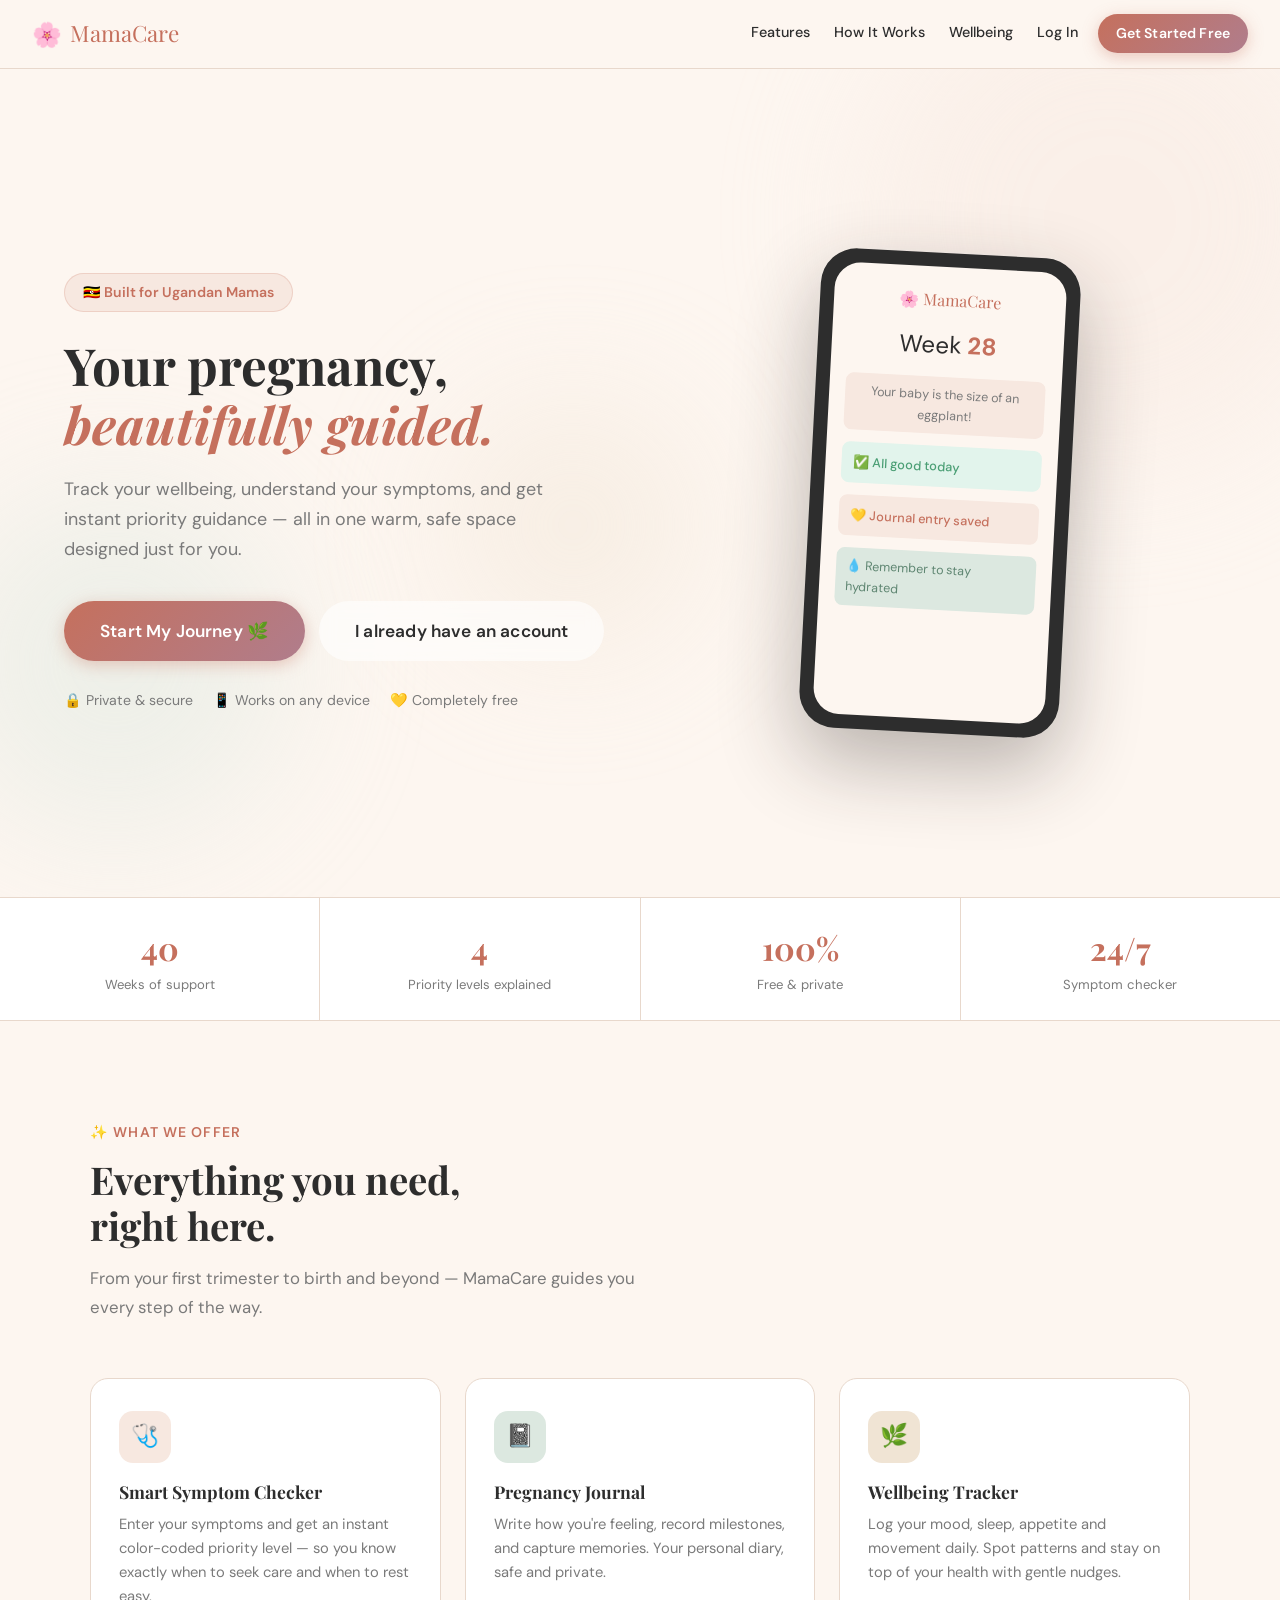
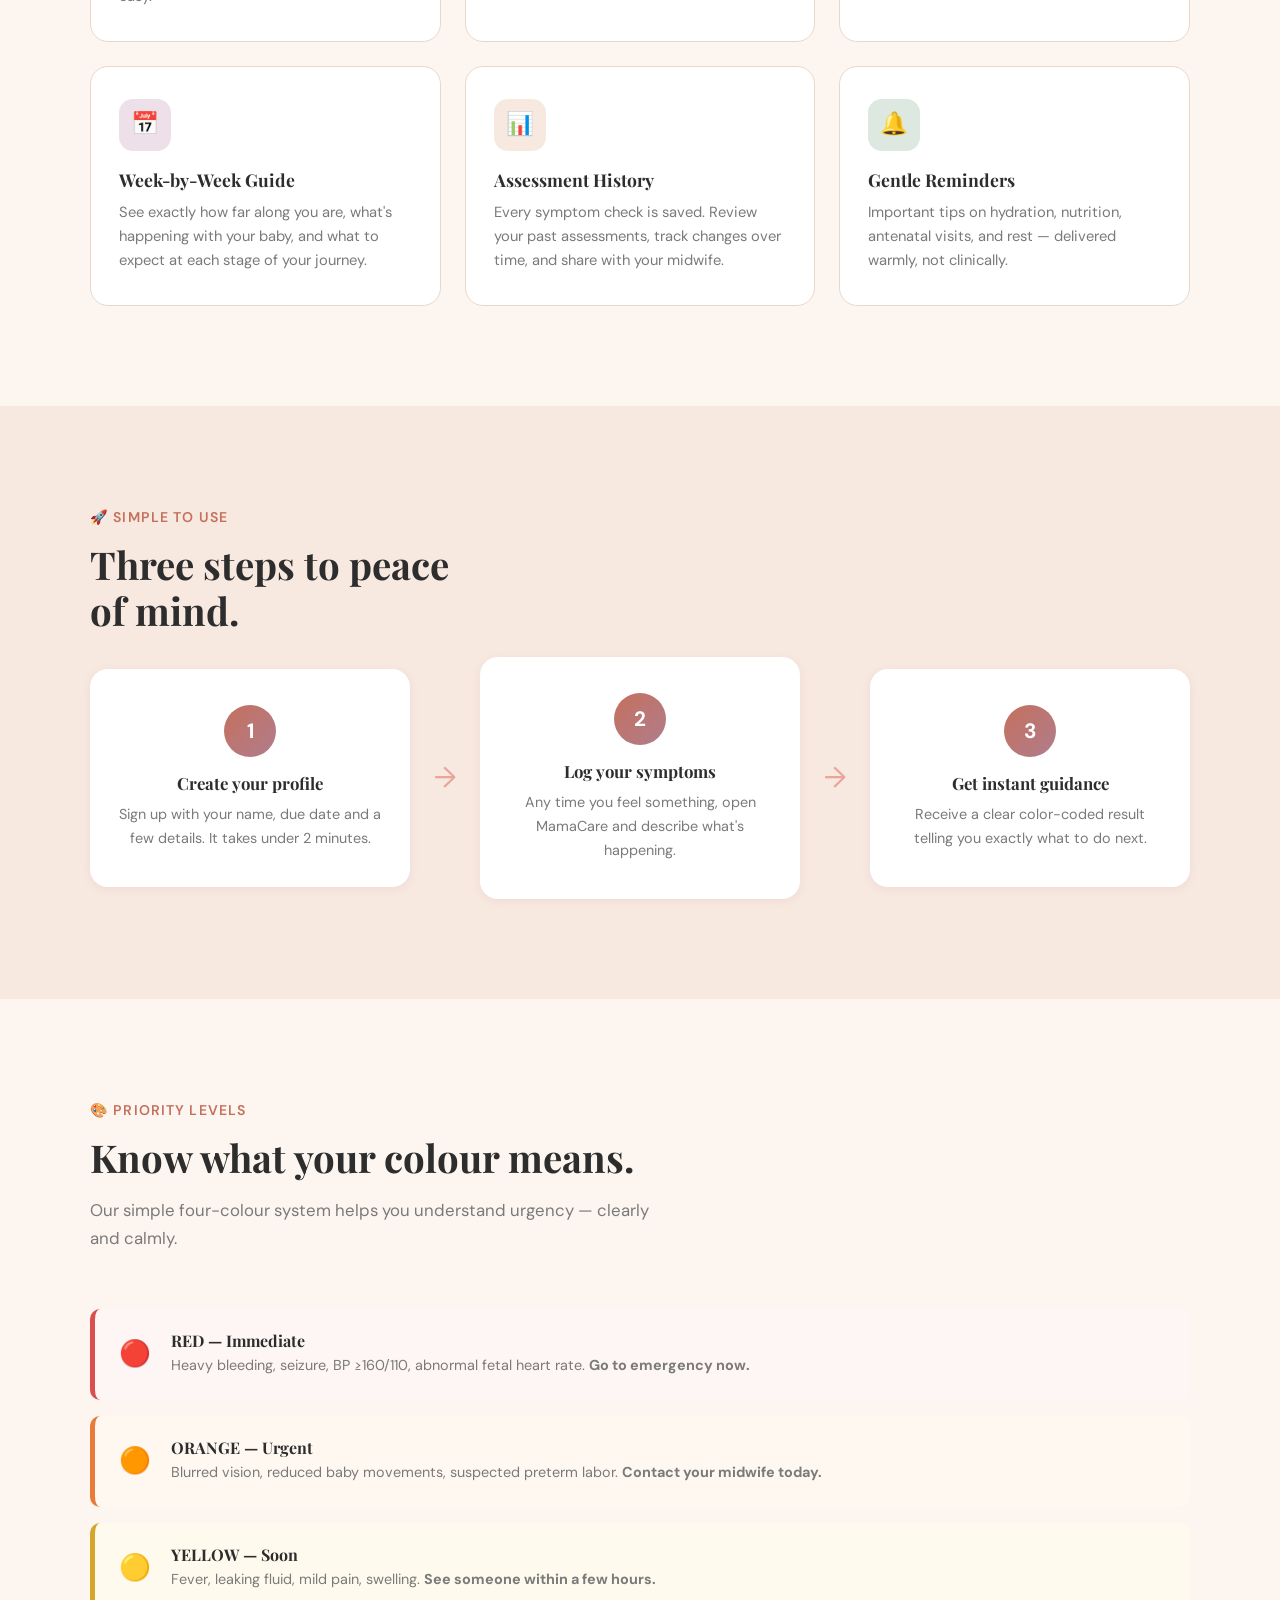
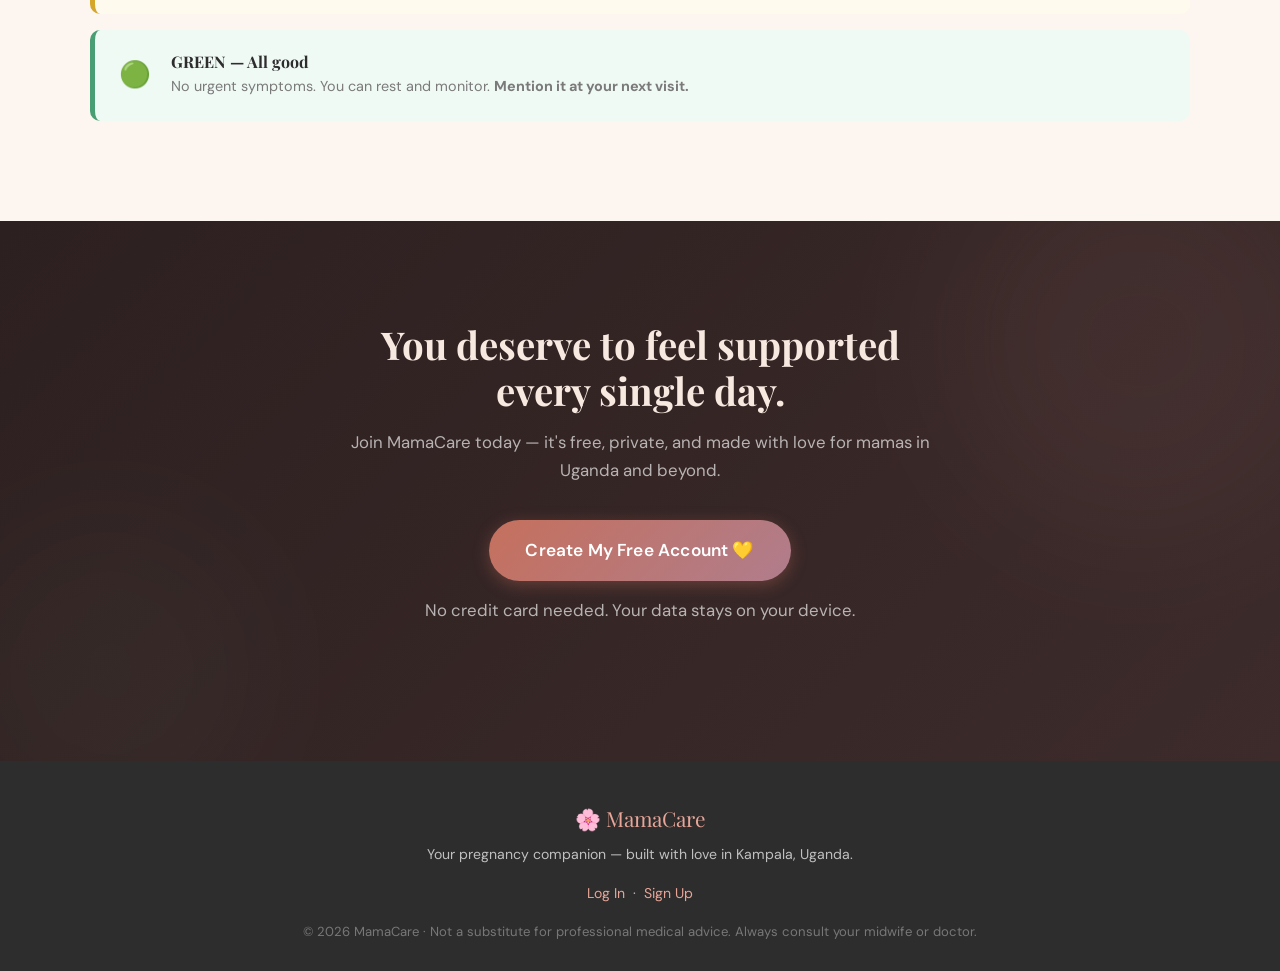
<file: app/index.html>
<!DOCTYPE html>
<html lang="en">
<head>
  <meta charset="UTF-8" />
  <meta name="viewport" content="width=device-width, initial-scale=1.0"/>
  <title>MamaCare — Your Pregnancy Companion</title>
  <link rel="stylesheet" href="css/styles.css">
  <link rel="stylesheet" href="css/landing.css">
</head>
<body>

<!-- ── Navigation ─────────────────────────── -->
<nav class="topnav" id="mainNav">
  <a href="index.html" class="logo"><span>🌸</span> MamaCare</a>
  <div class="nav-links" id="navLinks">
    <a href="#features"  class="nav-link">Features</a>
    <a href="#how"       class="nav-link">How It Works</a>
    <a href="#wellbeing" class="nav-link">Wellbeing</a>
    <a href="login.html" class="nav-link">Log In</a>
    <a href="signup.html" class="btn btn-primary btn-sm">Get Started Free</a>
  </div>
  <button class="hamburger" id="hamburger" aria-label="Menu">
    <span></span><span></span><span></span>
  </button>
</nav>

<!-- ── Hero ───────────────────────────────── -->
<section class="hero">
  <div class="hero-bg">
    <div class="blob blob-1"></div>
    <div class="blob blob-2"></div>
    <div class="blob blob-3"></div>
  </div>
  <div class="hero-content">
    <div class="hero-badge">🇺🇬 Built for Ugandan Mamas</div>
    <h1 class="hero-title">
      Your pregnancy,<br>
      <em>beautifully guided.</em>
    </h1>
    <p class="hero-subtitle">
      Track your wellbeing, understand your symptoms, and get instant priority guidance — all in one warm, safe space designed just for you.
    </p>
    <div class="hero-actions">
      <a href="signup.html" class="btn btn-primary btn-lg">Start My Journey 🌿</a>
      <a href="login.html"  class="btn btn-ghost btn-lg">I already have an account</a>
    </div>
    <div class="hero-trust">
      <span>🔒 Private & secure</span>
      <span>📱 Works on any device</span>
      <span>💛 Completely free</span>
    </div>
  </div>
  <div class="hero-visual">
    <div class="phone-mockup">
      <div class="phone-screen">
        <div class="mock-header">🌸 MamaCare</div>
        <div class="mock-week">Week <strong>28</strong></div>
        <div class="mock-msg">Your baby is the size of an eggplant!</div>
        <div class="mock-card green">✅ All good today</div>
        <div class="mock-card blush">💛 Journal entry saved</div>
        <div class="mock-tip">💧 Remember to stay hydrated</div>
      </div>
    </div>
  </div>
</section>

<!-- ── Stats strip ────────────────────────── -->
<div class="stats-strip">
  <div class="stat"><strong>40</strong><span>Weeks of support</span></div>
  <div class="stat"><strong>4</strong><span>Priority levels explained</span></div>
  <div class="stat"><strong>100%</strong><span>Free & private</span></div>
  <div class="stat"><strong>24/7</strong><span>Symptom checker</span></div>
</div>

<!-- ── Features ───────────────────────────── -->
<section class="section" id="features">
  <div class="section-inner">
    <div class="section-label">✨ What we offer</div>
    <h2 class="section-title">Everything you need,<br>right here.</h2>
    <p class="section-sub">From your first trimester to birth and beyond — MamaCare guides you every step of the way.</p>

    <div class="features-grid">
      <div class="feature-card">
        <div class="feature-icon rose">🩺</div>
        <h3>Smart Symptom Checker</h3>
        <p>Enter your symptoms and get an instant color-coded priority level — so you know exactly when to seek care and when to rest easy.</p>
      </div>
      <div class="feature-card">
        <div class="feature-icon sage">📓</div>
        <h3>Pregnancy Journal</h3>
        <p>Write how you're feeling, record milestones, and capture memories. Your personal diary, safe and private.</p>
      </div>
      <div class="feature-card">
        <div class="feature-icon blush">🌿</div>
        <h3>Wellbeing Tracker</h3>
        <p>Log your mood, sleep, appetite and movement daily. Spot patterns and stay on top of your health with gentle nudges.</p>
      </div>
      <div class="feature-card">
        <div class="feature-icon mauve">📅</div>
        <h3>Week-by-Week Guide</h3>
        <p>See exactly how far along you are, what's happening with your baby, and what to expect at each stage of your journey.</p>
      </div>
      <div class="feature-card">
        <div class="feature-icon rose">📊</div>
        <h3>Assessment History</h3>
        <p>Every symptom check is saved. Review your past assessments, track changes over time, and share with your midwife.</p>
      </div>
      <div class="feature-card">
        <div class="feature-icon sage">🔔</div>
        <h3>Gentle Reminders</h3>
        <p>Important tips on hydration, nutrition, antenatal visits, and rest — delivered warmly, not clinically.</p>
      </div>
    </div>
  </div>
</section>

<!-- ── How it works ───────────────────────── -->
<section class="section bg-blush" id="how">
  <div class="section-inner">
    <div class="section-label">🚀 Simple to use</div>
    <h2 class="section-title">Three steps to peace<br>of mind.</h2>

    <div class="steps-row">
      <div class="step">
        <div class="step-num">1</div>
        <h3>Create your profile</h3>
        <p>Sign up with your name, due date and a few details. It takes under 2 minutes.</p>
      </div>
      <div class="step-arrow">→</div>
      <div class="step">
        <div class="step-num">2</div>
        <h3>Log your symptoms</h3>
        <p>Any time you feel something, open MamaCare and describe what's happening.</p>
      </div>
      <div class="step-arrow">→</div>
      <div class="step">
        <div class="step-num">3</div>
        <h3>Get instant guidance</h3>
        <p>Receive a clear color-coded result telling you exactly what to do next.</p>
      </div>
    </div>
  </div>
</section>

<!-- ── Priority explained ─────────────────── -->
<section class="section" id="wellbeing">
  <div class="section-inner">
    <div class="section-label">🎨 Priority levels</div>
    <h2 class="section-title">Know what your colour means.</h2>
    <p class="section-sub">Our simple four-colour system helps you understand urgency — clearly and calmly.</p>

    <div class="priority-grid">
      <div class="priority-explain red">
        <div class="pe-dot">🔴</div>
        <div>
          <h4>RED — Immediate</h4>
          <p>Heavy bleeding, seizure, BP ≥160/110, abnormal fetal heart rate. <strong>Go to emergency now.</strong></p>
        </div>
      </div>
      <div class="priority-explain orange">
        <div class="pe-dot">🟠</div>
        <div>
          <h4>ORANGE — Urgent</h4>
          <p>Blurred vision, reduced baby movements, suspected preterm labor. <strong>Contact your midwife today.</strong></p>
        </div>
      </div>
      <div class="priority-explain yellow">
        <div class="pe-dot">🟡</div>
        <div>
          <h4>YELLOW — Soon</h4>
          <p>Fever, leaking fluid, mild pain, swelling. <strong>See someone within a few hours.</strong></p>
        </div>
      </div>
      <div class="priority-explain green">
        <div class="pe-dot">🟢</div>
        <div>
          <h4>GREEN — All good</h4>
          <p>No urgent symptoms. You can rest and monitor. <strong>Mention it at your next visit.</strong></p>
        </div>
      </div>
    </div>
  </div>
</section>

<!-- ── CTA ────────────────────────────────── -->
<section class="cta-section">
  <div class="cta-blobs">
    <div class="blob blob-cta1"></div>
    <div class="blob blob-cta2"></div>
  </div>
  <div class="cta-inner">
    <h2>You deserve to feel supported<br>every single day.</h2>
    <p>Join MamaCare today — it's free, private, and made with love for mamas in Uganda and beyond.</p>
    <a href="signup.html" class="btn btn-primary btn-lg">Create My Free Account 💛</a>
    <p class="cta-note">No credit card needed. Your data stays on your device.</p>
  </div>
</section>

<!-- ── Footer ─────────────────────────────── -->
<footer>
  <div class="footer-brand">🌸 MamaCare</div>
  <p>Your pregnancy companion — built with love in Kampala, Uganda.</p>
  <p class="mt-2">
    <a href="login.html">Log In</a> &nbsp;·&nbsp;
    <a href="signup.html">Sign Up</a>
  </p>
  <p class="mt-2" style="font-size:0.82rem; opacity:0.5;">
    © 2026 MamaCare · Not a substitute for professional medical advice. Always consult your midwife or doctor.
  </p>
</footer>

<script src="js/db.js"></script>
<script>
  UI.initNav();
  // Redirect logged-in users straight to dashboard
  if (DB.currentUser()) window.location.href = 'dashboard.html';

  // Smooth reveal on scroll
  const observer = new IntersectionObserver((entries) => {
    entries.forEach(e => { if (e.isIntersecting) e.target.classList.add('visible'); });
  }, { threshold: 0.12 });
  document.querySelectorAll('.feature-card, .step, .priority-explain').forEach(el => {
    el.classList.add('reveal');
    observer.observe(el);
  });
</script>
</body>
</html>
</file>
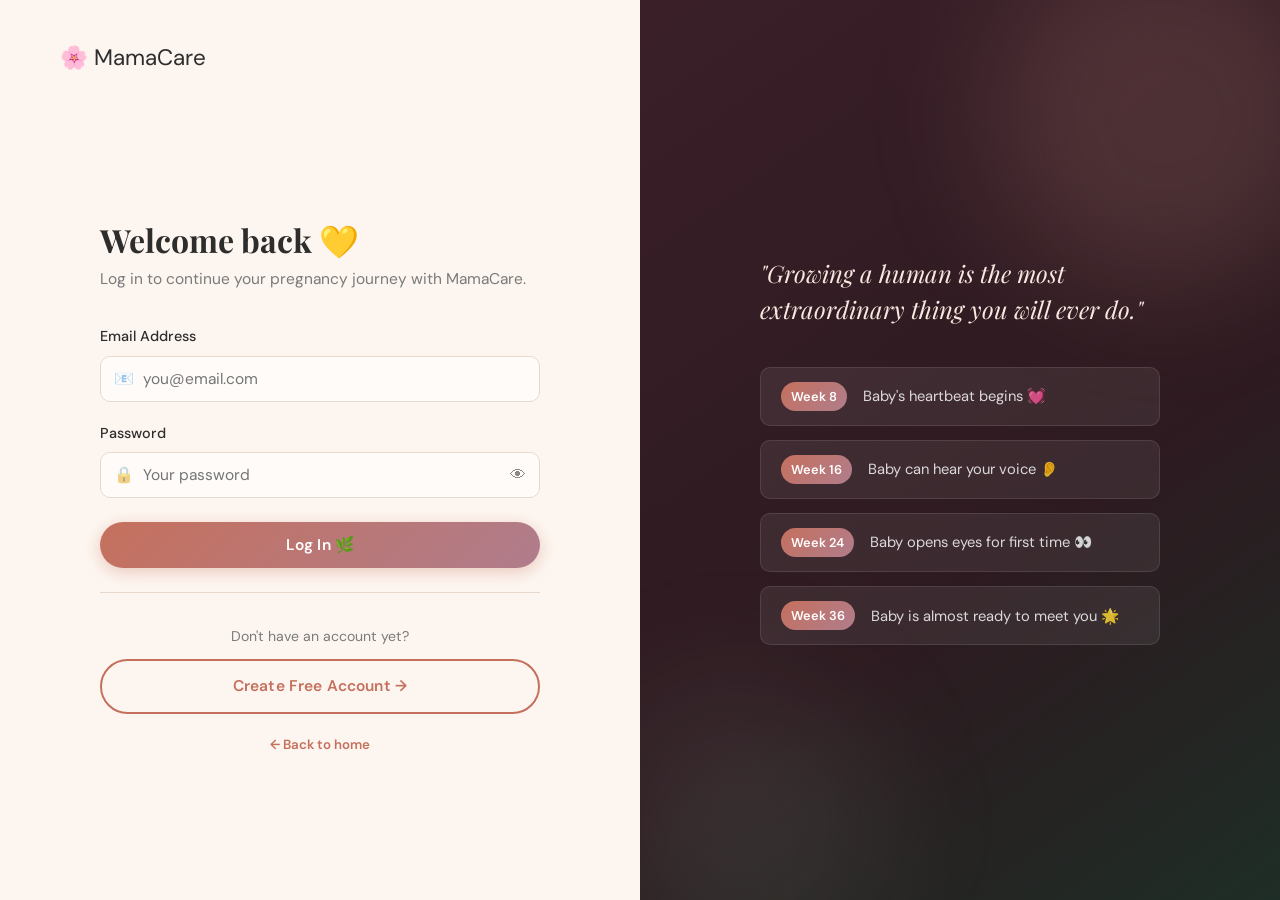
<file: app/dashboard.html>
<!DOCTYPE html>
<html lang="en">
<head>
  <meta charset="UTF-8"/>
  <meta name="viewport" content="width=device-width, initial-scale=1.0"/>
  <title>Dashboard — MamaCare</title>
  <link rel="stylesheet" href="css/styles.css">
  <link rel="stylesheet" href="css/dashboard.css">
</head>
<body>

<!-- ── Top Nav ────────────────────────────── -->
<nav class="topnav dash-nav">
  <a href="dashboard.html" class="logo"><span>🌸</span> MamaCare</a>
  <div class="nav-links" id="navLinks">
    <a href="#home"      class="nav-link active" data-tab="home">🏠 Home</a>
    <a href="#checker"   class="nav-link" data-tab="checker">🩺 Symptom Checker</a>
    <a href="#history"   class="nav-link" data-tab="history">📊 My History</a>
    <a href="#journal"   class="nav-link" data-tab="journal">📓 Journal</a>
    <a href="#wellbeing" class="nav-link" data-tab="wellbeing">🌿 Wellbeing</a>
    <div class="nav-user" id="navUser">
      <span id="navGreeting">Hi!</span>
      <button class="btn btn-sm btn-outline" onclick="handleLogout()">Log out</button>
    </div>
  </div>
  <button class="hamburger" id="hamburger" aria-label="Menu">
    <span></span><span></span><span></span>
  </button>
</nav>

<!-- ── Main Content ───────────────────────── -->
<main class="dash-main">

  <!-- ══════════════════════════════════
       TAB: HOME / Overview
  ══════════════════════════════════ -->
  <div class="tab-pane active" id="tab-home">
    <div class="dash-container">

      <!-- Pregnancy banner -->
      <div class="preg-banner">
        <div class="preg-banner-left">
          <div class="preg-label">Your Pregnancy Journey</div>
          <h2 id="bannerWeeks">Loading…</h2>
          <p id="bannerSub" class="preg-sub"></p>
          <div id="bannerDue" class="preg-due"></div>
        </div>
        <div class="preg-banner-right">
          <div class="progress-ring-wrap">
            <svg class="progress-ring" width="110" height="110">
              <circle class="ring-bg" cx="55" cy="55" r="46" />
              <circle class="ring-fill" id="ringFill" cx="55" cy="55" r="46" />
            </svg>
            <div class="ring-label">
              <span id="ringPct">0%</span>
              <small>complete</small>
            </div>
          </div>
        </div>
        <div class="banner-blob"></div>
      </div>

      <!-- Week tip -->
      <div class="week-tip-card" id="weekTipCard">
        <div class="tip-icon">💡</div>
        <div>
          <strong id="tipTitle">Did you know?</strong>
          <p id="tipText"></p>
        </div>
      </div>

      <!-- Quick stats -->
      <div class="quick-stats">
        <div class="qs-card qs-rose">
          <div class="qs-icon">🩺</div>
          <div class="qs-val" id="statChecks">0</div>
          <div class="qs-lbl">Symptom Checks</div>
        </div>
        <div class="qs-card qs-sage">
          <div class="qs-icon">📓</div>
          <div class="qs-val" id="statJournal">0</div>
          <div class="qs-lbl">Journal Entries</div>
        </div>
        <div class="qs-card qs-blush">
          <div class="qs-icon">🗓️</div>
          <div class="qs-val" id="statDays">—</div>
          <div class="qs-lbl">Days to Due Date</div>
        </div>
        <div class="qs-card qs-mauve">
          <div class="qs-icon">💛</div>
          <div class="qs-val" id="statWeeks">—</div>
          <div class="qs-lbl">Weeks Along</div>
        </div>
      </div>

      <!-- Last assessment summary -->
      <div id="lastAssessSection">
        <h3 class="section-label-sm">Latest Assessment</h3>
        <div id="lastAssessCard" class="last-assess-card" style="display:none;"></div>
        <div id="noLastAssess" class="empty-hint">
          No assessments yet. <a href="#" onclick="switchTab('checker'); return false;">Check your symptoms →</a>
        </div>
      </div>

      <!-- Quick actions -->
      <div class="quick-actions">
        <button class="qa-btn" onclick="switchTab('checker')">🩺 Check Symptoms</button>
        <button class="qa-btn" onclick="switchTab('journal')">📓 Write in Journal</button>
        <button class="qa-btn" onclick="switchTab('wellbeing')">🌿 Log Wellbeing</button>
      </div>

      <!-- Reminders -->
      <div class="reminders-card">
        <h3>💛 Your Daily Reminders</h3>
        <div class="reminders-list" id="remindersList"></div>
      </div>

    </div>
  </div>

  <!-- ══════════════════════════════════
       TAB: SYMPTOM CHECKER
  ══════════════════════════════════ -->
  <div class="tab-pane" id="tab-checker">
    <div class="dash-container">
      <div class="page-title">
        <h2>Symptom Checker 🩺</h2>
        <p class="text-muted">Tell us how you're feeling and we'll give you clear guidance.</p>
      </div>

      <!-- Assessment form -->
      <div class="card" id="assessForm">
        <div class="card-header">New Symptom Assessment</div>
        <div class="card-body">
          <form id="triageForm" novalidate>
            <div class="form-2col">
              <div class="form-group">
                <label for="ga">How many weeks pregnant are you?</label>
                <input type="number" id="ga" min="4" max="42" placeholder="e.g. 28"/>
                <span class="error-msg" id="err-ga"></span>
              </div>
              <div class="form-group">
                <label for="bp">Blood Pressure (if known)</label>
                <input type="text" id="bp" placeholder="e.g. 120/80  or  Not measured"/>
              </div>
            </div>
            <div class="form-group">
              <label for="fhr">Fetal Heart Rate in bpm (if measured)</label>
              <input type="number" id="fhr" min="60" max="220" placeholder="e.g. 145  — leave blank if not measured"/>
            </div>

            <div class="form-group">
              <label>What symptoms are you experiencing? <span class="hint">(select all that apply)</span></label>
              <div class="checkbox-grid">
                <label class="check-item" data-sev="red">
                  <input type="checkbox" name="symptom" value="heavy-bleeding"/>
                  🔴 Heavy vaginal bleeding
                </label>
                <label class="check-item" data-sev="red">
                  <input type="checkbox" name="symptom" value="severe-pain"/>
                  🔴 Severe abdominal pain
                </label>
                <label class="check-item" data-sev="red">
                  <input type="checkbox" name="symptom" value="seizure"/>
                  🔴 Seizure / convulsion
                </label>
                <label class="check-item" data-sev="red">
                  <input type="checkbox" name="symptom" value="unconscious"/>
                  🔴 Feeling faint / unconscious
                </label>
                <label class="check-item" data-sev="orange">
                  <input type="checkbox" name="symptom" value="blurred-vision"/>
                  🟠 Blurred vision / severe headache
                </label>
                <label class="check-item" data-sev="orange">
                  <input type="checkbox" name="symptom" value="reduced-movements"/>
                  🟠 Reduced baby movements
                </label>
                <label class="check-item" data-sev="orange">
                  <input type="checkbox" name="symptom" value="contractions"/>
                  🟠 Regular contractions / labor pains
                </label>
                <label class="check-item" data-sev="orange">
                  <input type="checkbox" name="symptom" value="severe-vomiting"/>
                  🟠 Severe vomiting / can't keep food down
                </label>
                <label class="check-item" data-sev="yellow">
                  <input type="checkbox" name="symptom" value="leaking-fluid"/>
                  🟡 Leaking fluid (waters breaking?)
                </label>
                <label class="check-item" data-sev="yellow">
                  <input type="checkbox" name="symptom" value="fever"/>
                  🟡 Fever or feeling hot/chills
                </label>
                <label class="check-item" data-sev="yellow">
                  <input type="checkbox" name="symptom" value="swelling"/>
                  🟡 Swelling of hands, face or feet
                </label>
                <label class="check-item" data-sev="yellow">
                  <input type="checkbox" name="symptom" value="mild-pain"/>
                  🟡 Mild pain or cramping
                </label>
              </div>
            </div>

            <div class="form-group">
              <label for="notes">Additional notes <span class="hint">(optional)</span></label>
              <textarea id="notes" placeholder="Anything else you'd like to mention — how long symptoms have been there, other concerns…" rows="3"></textarea>
            </div>

            <div id="err-triage" class="auth-error" style="display:none;"></div>

            <div style="text-align:center; margin-top:8px;">
              <button type="submit" class="btn btn-primary btn-lg">
                Check My Symptoms 🌿
              </button>
            </div>
          </form>
        </div>
      </div>

      <!-- Result card -->
      <div class="result-card" id="resultCard" style="display:none;">
        <div class="result-inner">
          <div class="result-priority" id="resultPriority"></div>
          <h3 id="resultLabel"></h3>
          <p id="resultAction" class="result-action"></p>
          <div id="resultReasons" class="result-reasons"></div>
          <div class="result-btns">
            <button class="btn btn-outline" onclick="resetChecker()">New Assessment</button>
            <button class="btn btn-sage" onclick="switchTab('history')">View My History</button>
          </div>
        </div>
        <div class="result-decor"></div>
      </div>

    </div>
  </div>

  <!-- ══════════════════════════════════
       TAB: HISTORY
  ══════════════════════════════════ -->
  <div class="tab-pane" id="tab-history">
    <div class="dash-container">
      <div class="page-title flex" style="justify-content:space-between; align-items:center; flex-wrap:wrap; gap:12px;">
        <div>
          <h2>Assessment History 📊</h2>
          <p class="text-muted">All your past symptom checks in one place.</p>
        </div>
        <div style="display:flex; gap:10px; flex-wrap:wrap;">
          <input type="text" id="historySearch" placeholder="Search…" style="max-width:200px; padding:9px 14px; font-size:0.9rem;"/>
          <button class="btn btn-outline btn-sm" onclick="exportHistory()">⬇ Export CSV</button>
        </div>
      </div>

      <!-- Filter pills -->
      <div class="filter-pills">
        <button class="fpill active" data-filter="all">All</button>
        <button class="fpill" data-filter="red">🔴 Red</button>
        <button class="fpill" data-filter="orange">🟠 Orange</button>
        <button class="fpill" data-filter="yellow">🟡 Yellow</button>
        <button class="fpill" data-filter="green">🟢 Green</button>
      </div>

      <div id="historyList" class="history-list"></div>
      <div id="historyEmpty" class="empty-state-big" style="display:none;">
        <div class="esb-icon">🩺</div>
        <h3>No assessments yet</h3>
        <p>Use the Symptom Checker to log how you're feeling.</p>
        <button class="btn btn-primary" onclick="switchTab('checker')">Check Symptoms →</button>
      </div>
    </div>
  </div>

  <!-- ══════════════════════════════════
       TAB: JOURNAL
  ══════════════════════════════════ -->
  <div class="tab-pane" id="tab-journal">
    <div class="dash-container">
      <div class="page-title">
        <h2>Pregnancy Journal 📓</h2>
        <p class="text-muted">A safe space to write your thoughts, feelings and memories.</p>
      </div>

      <div class="journal-layout">
        <!-- Write panel -->
        <div class="journal-write card">
          <div class="card-header">New Entry ✍️</div>
          <div class="card-body">
            <form id="journalForm">
              <div class="form-group">
                <label for="jTitle">Entry Title</label>
                <input type="text" id="jTitle" placeholder="e.g. Felt baby kick for the first time!"/>
              </div>
              <div class="form-group">
                <label>How are you feeling today?</label>
                <div class="mood-row" id="moodRow">
                  <button type="button" class="mood-btn" data-mood="😄">😄 Great</button>
                  <button type="button" class="mood-btn" data-mood="😊">😊 Good</button>
                  <button type="button" class="mood-btn" data-mood="😐">😐 Okay</button>
                  <button type="button" class="mood-btn" data-mood="😟">😟 Low</button>
                  <button type="button" class="mood-btn" data-mood="😢">😢 Hard day</button>
                </div>
                <input type="hidden" id="jMood" value=""/>
              </div>
              <div class="form-group">
                <label for="jText">Write your entry</label>
                <textarea id="jText" rows="6" placeholder="What's on your mind today? How is your body feeling? Any special moments to remember…"></textarea>
              </div>
              <div class="form-group">
                <label for="jWeek">Pregnancy Week</label>
                <input type="number" id="jWeek" min="4" max="42" placeholder="e.g. 24"/>
              </div>
              <button type="submit" class="btn btn-primary w-full" style="justify-content:center;">
                Save Entry 💛
              </button>
            </form>
          </div>
        </div>

        <!-- Entries list -->
        <div class="journal-entries">
          <h3 class="section-label-sm" style="margin-bottom:16px;">Your Entries</h3>
          <div id="journalList"></div>
          <div id="journalEmpty" class="empty-state-big" style="display:none;">
            <div class="esb-icon">📓</div>
            <h3>Start your journal</h3>
            <p>Write your first entry — even a few lines can be special to look back on.</p>
          </div>
        </div>
      </div>
    </div>
  </div>

  <!-- ══════════════════════════════════
       TAB: WELLBEING
  ══════════════════════════════════ -->
  <div class="tab-pane" id="tab-wellbeing">
    <div class="dash-container">
      <div class="page-title">
        <h2>Wellbeing Tracker 🌿</h2>
        <p class="text-muted">Small daily check-ins to help you stay on top of your health.</p>
      </div>

      <div class="wellbeing-grid">
        <!-- Daily check-in card -->
        <div class="card wb-card">
          <div class="card-header">Today's Check-In</div>
          <div class="card-body">
            <div class="wb-row">
              <label class="wb-label">💧 Water intake today</label>
              <div class="water-tracker" id="waterTracker">
                <!-- 8 glasses -->
              </div>
              <span id="waterCount" class="wb-count">0 / 8 glasses</span>
            </div>
            <div class="wb-row">
              <label class="wb-label">😴 Hours of sleep last night</label>
              <div class="sleep-slider">
                <input type="range" id="sleepSlider" min="0" max="12" step="0.5" value="7"/>
                <span id="sleepVal">7 hrs</span>
              </div>
            </div>
            <div class="wb-row">
              <label class="wb-label">🍎 Appetite today</label>
              <div class="appetite-btns" id="appetiteBtns">
                <button type="button" class="apt-btn" data-val="poor">😕 Poor</button>
                <button type="button" class="apt-btn" data-val="fair">🙂 Fair</button>
                <button type="button" class="apt-btn" data-val="good">😊 Good</button>
                <button type="button" class="apt-btn" data-val="great">😄 Great</button>
              </div>
            </div>
            <div class="wb-row">
              <label class="wb-label">👣 Activity level today</label>
              <div class="activity-btns" id="activityBtns">
                <button type="button" class="apt-btn" data-val="rest">🛌 Resting</button>
                <button type="button" class="apt-btn" data-val="light">🚶 Light</button>
                <button type="button" class="apt-btn" data-val="moderate">🏃 Moderate</button>
              </div>
            </div>
            <div class="wb-row">
              <label class="wb-label">💬 Baby movements today</label>
              <div class="mov-btns" id="movBtns">
                <button type="button" class="apt-btn" data-val="none">None felt</button>
                <button type="button" class="apt-btn" data-val="few">A few</button>
                <button type="button" class="apt-btn" data-val="normal">Normal</button>
                <button type="button" class="apt-btn" data-val="lots">Very active</button>
              </div>
            </div>
            <button class="btn btn-sage w-full mt-3" style="justify-content:center;" onclick="saveWellbeing()">
              Save Today's Check-In 🌿
            </button>
          </div>
        </div>

        <!-- Tips panel -->
        <div class="wb-tips-col">
          <div class="card wb-tips-card">
            <div class="card-header">💛 Nutrition Tips</div>
            <div class="card-body">
              <div class="tip-item">🥬 Eat plenty of leafy greens for folate (spinach, sukuma wiki)</div>
              <div class="tip-item">🥚 Include protein at every meal — eggs, beans, groundnuts</div>
              <div class="tip-item">💧 Drink 8–10 glasses of water daily</div>
              <div class="tip-item">🍌 Bananas and sweet potatoes are great for potassium</div>
              <div class="tip-item">🚫 Avoid raw meat, uncooked eggs and alcohol</div>
            </div>
          </div>
          <div class="card wb-tips-card mt-2">
            <div class="card-header">🛌 Rest & Movement</div>
            <div class="card-body">
              <div class="tip-item">😴 Aim for 8–9 hours of sleep — use a pillow between your knees</div>
              <div class="tip-item">🚶 A 20–30 min gentle walk is safe and beneficial most days</div>
              <div class="tip-item">🧘 Try gentle stretches or prenatal yoga to ease back pain</div>
              <div class="tip-item">⛔ Avoid lying flat on your back after 20 weeks — sleep on your side</div>
            </div>
          </div>
          <div class="card wb-tips-card mt-2">
            <div class="card-header">🗓️ Antenatal Reminders</div>
            <div class="card-body">
              <div class="tip-item">📋 Don't miss your ANC visits — they protect you and baby</div>
              <div class="tip-item">💊 Take your iron, folic acid and calcium as prescribed</div>
              <div class="tip-item">🦟 Sleep under a treated mosquito net every night</div>
              <div class="tip-item">📞 Keep your midwife's number saved and easy to reach</div>
            </div>
          </div>
        </div>
      </div>
    </div>
  </div>

</main>

<!-- ── Patient Detail Modal ───────────────── -->
<div class="modal-overlay" id="detailModal">
  <div class="modal-box">
    <div class="modal-header">
      <h3>Assessment Details</h3>
      <button class="modal-close" onclick="UI.closeModal('detailModal')">×</button>
    </div>
    <div class="modal-body" id="detailModalBody"></div>
  </div>
</div>

<!-- ── Journal Modal ─────────────────────── -->
<div class="modal-overlay" id="journalModal">
  <div class="modal-box">
    <div class="modal-header">
      <h3 id="jModalTitle">Journal Entry</h3>
      <button class="modal-close" onclick="UI.closeModal('journalModal')">×</button>
    </div>
    <div class="modal-body" id="journalModalBody"></div>
  </div>
</div>

<div id="toast-container"></div>

<footer style="margin-top:60px;">
  <div class="footer-brand">🌸 MamaCare</div>
  <p>Your pregnancy companion — built with love in Kampala, Uganda.</p>
  <p class="mt-2" style="font-size:0.8rem; opacity:0.45;">Not a substitute for professional medical advice. Always consult your midwife or doctor.</p>
</footer>

<script src="js/db.js"></script>
<script src="js/dashboard.js"></script>
</body>
</html>
</file>
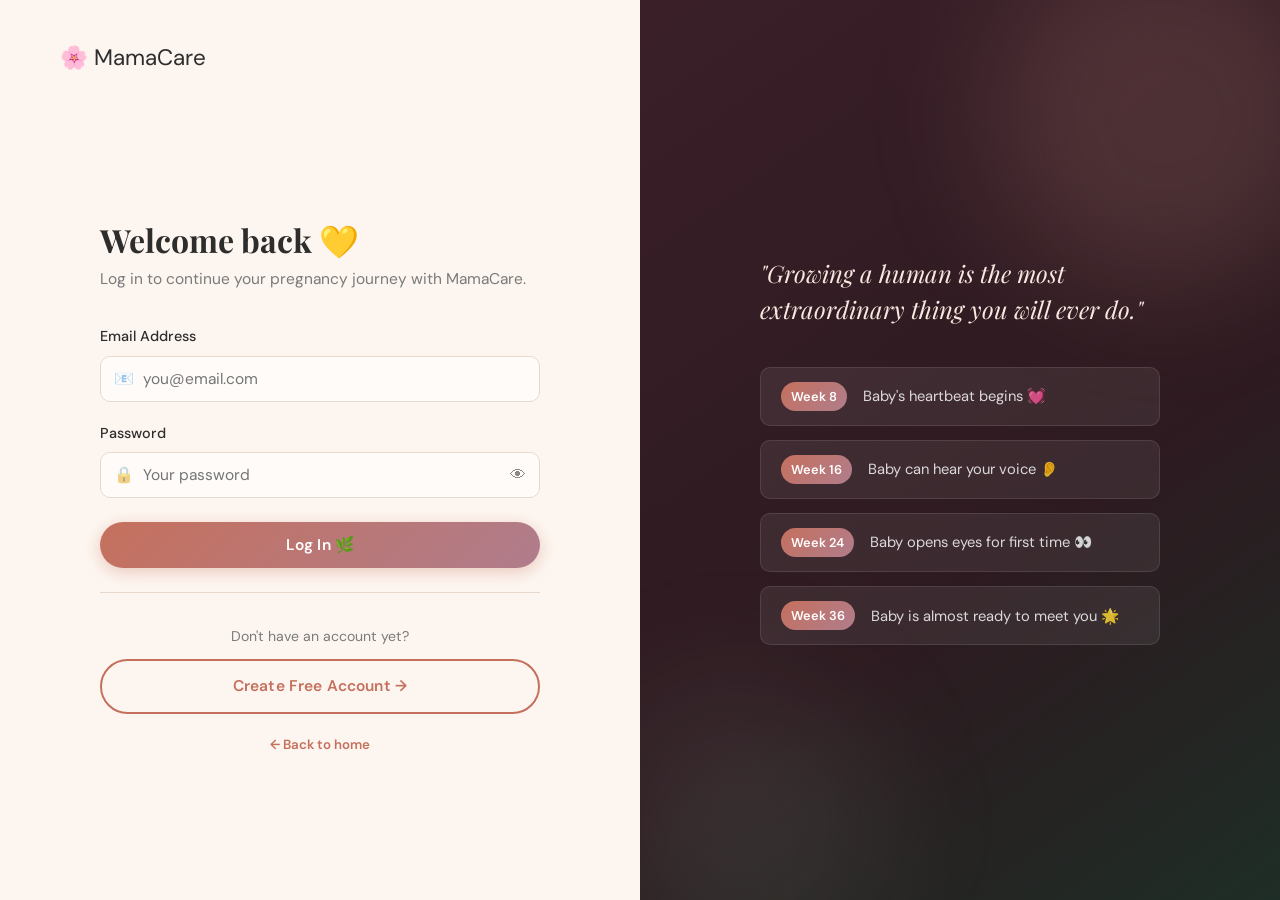
<file: app/login.html>
<!DOCTYPE html>
<html lang="en">
<head>
  <meta charset="UTF-8"/>
  <meta name="viewport" content="width=device-width, initial-scale=1.0"/>
  <title>Log In — MamaCare</title>
  <link rel="stylesheet" href="css/styles.css">
  <link rel="stylesheet" href="css/auth.css">
</head>
<body class="auth-body">

<div class="auth-split">

  <!-- ── Left Panel ───────────────────── -->
  <div class="auth-panel">
    <div class="auth-brand">
      <a href="index.html" class="logo"><span>🌸</span> MamaCare</a>
    </div>

    <div class="auth-box">
      <div class="auth-heading">
        <h1>Welcome back 💛</h1>
        <p>Log in to continue your pregnancy journey with MamaCare.</p>
      </div>

      <form id="loginForm" novalidate>
        <div class="form-group">
          <label for="email">Email Address</label>
          <div class="input-icon-wrap">
            <span class="icon">📧</span>
            <input type="email" id="email" placeholder="you@email.com" autocomplete="email"/>
          </div>
          <span class="error-msg" id="err-email"></span>
        </div>

        <div class="form-group">
          <label for="password">Password</label>
          <div class="input-icon-wrap">
            <span class="icon">🔒</span>
            <input type="password" id="password" placeholder="Your password" autocomplete="current-password"/>
            <button type="button" class="eye-toggle" id="togglePass" aria-label="Show password">👁</button>
          </div>
          <span class="error-msg" id="err-password"></span>
        </div>

        <div id="login-error" class="auth-error" style="display:none;"></div>

        <button type="submit" class="btn btn-primary w-full" style="justify-content:center; margin-top:4px;">
          Log In 🌿
        </button>
      </form>

      <div class="divider"></div>

      <!-- Demo account quick-fill -->
      <div class="demo-section">
        <p class="text-muted" style="font-size:0.88rem; text-align:center; margin-bottom:10px;">
          Don't have an account yet?
        </p>
        <a href="signup.html" class="btn btn-outline w-full" style="justify-content:center;">
          Create Free Account →
        </a>
      </div>

      <p class="auth-switch mt-3" style="font-size:0.83rem; color:var(--muted); text-align:center;">
        <a href="index.html">← Back to home</a>
      </p>
    </div>
  </div>

  <!-- ── Right Decoration ─────────────── -->
  <div class="auth-deco">
    <div class="deco-blob deco-1"></div>
    <div class="deco-blob deco-2"></div>
    <div class="deco-content">
      <div class="deco-quote">
        "Growing a human is the most extraordinary thing you will ever do."
      </div>
      <div class="deco-milestones">
        <div class="milestone">
          <span class="m-week">Week 8</span>
          <span class="m-text">Baby's heartbeat begins 💓</span>
        </div>
        <div class="milestone">
          <span class="m-week">Week 16</span>
          <span class="m-text">Baby can hear your voice 👂</span>
        </div>
        <div class="milestone">
          <span class="m-week">Week 24</span>
          <span class="m-text">Baby opens eyes for first time 👀</span>
        </div>
        <div class="milestone">
          <span class="m-week">Week 36</span>
          <span class="m-text">Baby is almost ready to meet you 🌟</span>
        </div>
      </div>
    </div>
  </div>

</div>

<script src="js/db.js"></script>
<script>
  if (DB.currentUser()) window.location.href = 'dashboard.html';

  document.getElementById('togglePass').addEventListener('click', function() {
    const inp = document.getElementById('password');
    inp.type = inp.type === 'password' ? 'text' : 'password';
  });

  document.getElementById('loginForm').addEventListener('submit', function(e) {
    e.preventDefault();
    ['email','password'].forEach(id => {
      const el = document.getElementById('err-' + id);
      if (el) { el.textContent = ''; el.classList.remove('show'); }
    });
    document.getElementById('login-error').style.display = 'none';

    const email    = document.getElementById('email').value.trim();
    const password = document.getElementById('password').value;
    let valid = true;

    if (!email) {
      const el = document.getElementById('err-email');
      el.textContent = 'Please enter your email.'; el.classList.add('show'); valid = false;
    }
    if (!password) {
      const el = document.getElementById('err-password');
      el.textContent = 'Please enter your password.'; el.classList.add('show'); valid = false;
    }
    if (!valid) return;

    const result = DB.loginUser(email, password);
    if (!result.ok) {
      document.getElementById('login-error').textContent = result.msg;
      document.getElementById('login-error').style.display = 'block';
      return;
    }

    UI.toast('Welcome back, ' + result.user.firstName + '! 🌸', 'success');
    setTimeout(() => window.location.href = 'dashboard.html', 700);
  });
</script>
</body>
</html>
</file>
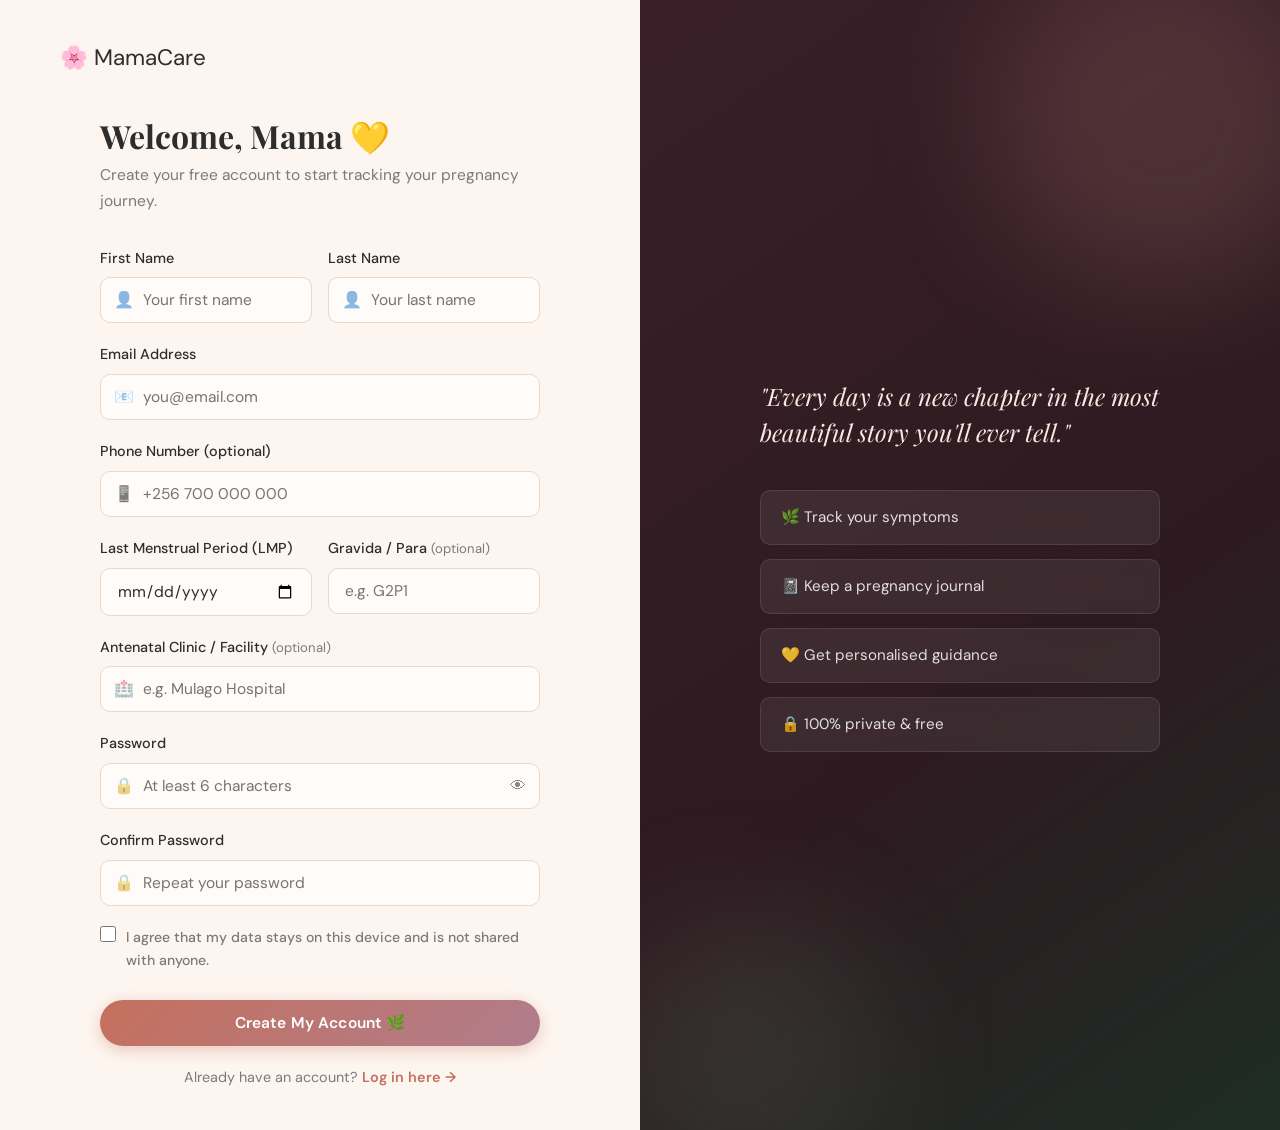
<file: app/signup.html>
<!DOCTYPE html>
<html lang="en">
<head>
  <meta charset="UTF-8"/>
  <meta name="viewport" content="width=device-width, initial-scale=1.0"/>
  <title>Create Account — MamaCare</title>
  <link rel="stylesheet" href="css/styles.css">
  <link rel="stylesheet" href="css/auth.css">
</head>
<body class="auth-body">

<div class="auth-split">

  <!-- ── Left Panel ───────────────────── -->
  <div class="auth-panel">
    <div class="auth-brand">
      <a href="index.html" class="logo"><span>🌸</span> MamaCare</a>
    </div>

    <div class="auth-box">
      <div class="auth-heading">
        <h1>Welcome, Mama 💛</h1>
        <p>Create your free account to start tracking your pregnancy journey.</p>
      </div>

      <form id="signupForm" novalidate>
        <div class="form-row">
          <div class="form-group">
            <label for="firstName">First Name</label>
            <div class="input-icon-wrap">
              <span class="icon">👤</span>
              <input type="text" id="firstName" placeholder="Your first name" autocomplete="given-name"/>
            </div>
            <span class="error-msg" id="err-firstName"></span>
          </div>
          <div class="form-group">
            <label for="lastName">Last Name</label>
            <div class="input-icon-wrap">
              <span class="icon">👤</span>
              <input type="text" id="lastName" placeholder="Your last name" autocomplete="family-name"/>
            </div>
            <span class="error-msg" id="err-lastName"></span>
          </div>
        </div>

        <div class="form-group">
          <label for="email">Email Address</label>
          <div class="input-icon-wrap">
            <span class="icon">📧</span>
            <input type="email" id="email" placeholder="you@email.com" autocomplete="email"/>
          </div>
          <span class="error-msg" id="err-email"></span>
        </div>

        <div class="form-group">
          <label for="phone">Phone Number (optional)</label>
          <div class="input-icon-wrap">
            <span class="icon">📱</span>
            <input type="text" id="phone" placeholder="+256 700 000 000" autocomplete="tel"/>
          </div>
        </div>

        <div class="form-row">
          <div class="form-group">
            <label for="lmp">Last Menstrual Period (LMP)</label>
            <input type="date" id="lmp" max="" />
            <span class="error-msg" id="err-lmp"></span>
          </div>
          <div class="form-group">
            <label for="gravida">Gravida / Para <span class="hint">(optional)</span></label>
            <input type="text" id="gravida" placeholder="e.g. G2P1"/>
          </div>
        </div>

        <div class="form-group">
          <label for="facility">Antenatal Clinic / Facility <span class="hint">(optional)</span></label>
          <div class="input-icon-wrap">
            <span class="icon">🏥</span>
            <input type="text" id="facility" placeholder="e.g. Mulago Hospital"/>
          </div>
        </div>

        <div class="form-group">
          <label for="password">Password</label>
          <div class="input-icon-wrap">
            <span class="icon">🔒</span>
            <input type="password" id="password" placeholder="At least 6 characters" autocomplete="new-password"/>
            <button type="button" class="eye-toggle" id="togglePass" aria-label="Show password">👁</button>
          </div>
          <span class="error-msg" id="err-password"></span>
        </div>

        <div class="form-group">
          <label for="confirmPassword">Confirm Password</label>
          <div class="input-icon-wrap">
            <span class="icon">🔒</span>
            <input type="password" id="confirmPassword" placeholder="Repeat your password" autocomplete="new-password"/>
          </div>
          <span class="error-msg" id="err-confirmPassword"></span>
        </div>

        <div class="form-group terms-check">
          <label class="check-item" id="termsLabel">
            <input type="checkbox" id="terms"/>
            <span>I agree that my data stays on this device and is not shared with anyone.</span>
          </label>
          <span class="error-msg" id="err-terms"></span>
        </div>

        <div id="signup-error" class="auth-error" style="display:none;"></div>

        <button type="submit" class="btn btn-primary w-full" style="justify-content:center; margin-top:8px;">
          Create My Account 🌿
        </button>
      </form>

      <p class="auth-switch">
        Already have an account? <a href="login.html">Log in here →</a>
      </p>
    </div>
  </div>

  <!-- ── Right Decoration ─────────────── -->
  <div class="auth-deco">
    <div class="deco-blob deco-1"></div>
    <div class="deco-blob deco-2"></div>
    <div class="deco-content">
      <div class="deco-quote">
        "Every day is a new chapter in the most beautiful story you'll ever tell."
      </div>
      <div class="deco-tips">
        <div class="deco-tip">🌿 Track your symptoms</div>
        <div class="deco-tip">📓 Keep a pregnancy journal</div>
        <div class="deco-tip">💛 Get personalised guidance</div>
        <div class="deco-tip">🔒 100% private & free</div>
      </div>
    </div>
  </div>

</div>

<script src="js/db.js"></script>
<script>
  if (DB.currentUser()) window.location.href = 'dashboard.html';

  // Set max LMP to today
  document.getElementById('lmp').max = new Date().toISOString().split('T')[0];

  // Toggle password visibility
  document.getElementById('togglePass').addEventListener('click', function() {
    const inp = document.getElementById('password');
    inp.type = inp.type === 'password' ? 'text' : 'password';
  });

  function showErr(id, msg) {
    const el = document.getElementById('err-' + id);
    if (el) { el.textContent = msg; el.classList.add('show'); }
  }
  function clearErr(id) {
    const el = document.getElementById('err-' + id);
    if (el) { el.textContent = ''; el.classList.remove('show'); }
  }

  document.getElementById('signupForm').addEventListener('submit', function(e) {
    e.preventDefault();
    let valid = true;

    ['firstName','lastName','email','lmp','password','confirmPassword','terms'].forEach(clearErr);

    const firstName = document.getElementById('firstName').value.trim();
    const lastName  = document.getElementById('lastName').value.trim();
    const email     = document.getElementById('email').value.trim();
    const lmp       = document.getElementById('lmp').value;
    const password  = document.getElementById('password').value;
    const confirm   = document.getElementById('confirmPassword').value;
    const terms     = document.getElementById('terms').checked;
    const phone     = document.getElementById('phone').value.trim();
    const gravida   = document.getElementById('gravida').value.trim();
    const facility  = document.getElementById('facility').value.trim();

    if (!firstName) { showErr('firstName', 'Please enter your first name.'); valid = false; }
    if (!lastName)  { showErr('lastName', 'Please enter your last name.');  valid = false; }
    if (!email || !/^[^\s@]+@[^\s@]+\.[^\s@]+$/.test(email)) {
      showErr('email', 'Please enter a valid email address.'); valid = false;
    }
    if (!lmp) { showErr('lmp', 'Please enter your last menstrual period date.'); valid = false; }
    if (password.length < 6) { showErr('password', 'Password must be at least 6 characters.'); valid = false; }
    if (password !== confirm) { showErr('confirmPassword', 'Passwords do not match.'); valid = false; }
    if (!terms) { showErr('terms', 'Please accept to continue.'); valid = false; }

    if (!valid) return;

    const result = DB.registerUser({ firstName, lastName, email, phone, lmp, gravida, facility, password });

    if (!result.ok) {
      document.getElementById('signup-error').textContent = result.msg;
      document.getElementById('signup-error').style.display = 'block';
      return;
    }

    // Auto-login after signup
    DB.loginUser(email, password);
    UI.toast('Welcome to MamaCare, ' + firstName + '! 🌸', 'success');
    setTimeout(() => window.location.href = 'dashboard.html', 800);
  });
</script>
</body>
</html>
</file>
<file: app/css/styles.css>
/* ============================================================
   MamaCare — Global Styles
   Aesthetic: Warm, Organic, Feminine Luxury
   Fonts: Playfair Display + DM Sans
   ============================================================ */

@import url('https://fonts.googleapis.com/css2?family=Playfair+Display:ital,wght@0,400;0,600;0,700;1,400&family=DM+Sans:wght@300;400;500;600&display=swap');

:root {
  --blush:     #f7e8e0;
  --rose:      #e8a598;
  --rose-deep: #c5705d;
  --mauve:     #b07d8c;
  --sage:      #8aab96;
  --sage-dark: #5e8571;
  --cream:     #fdf6f0;
  --sand:      #f0e4d4;
  --warm-white:#fffbf8;
  --charcoal:  #2d2d2d;
  --muted:     #7a7a7a;
  --border:    #e8d8cc;

  --red-pri:   #d94f4f;
  --orange-pri:#e87a3a;
  --yellow-pri:#d4a72c;
  --green-pri: #4a9e74;

  --shadow-sm: 0 2px 8px rgba(180,120,100,0.10);
  --shadow-md: 0 6px 24px rgba(180,120,100,0.14);
  --shadow-lg: 0 16px 48px rgba(180,120,100,0.18);

  --radius-sm: 10px;
  --radius-md: 18px;
  --radius-lg: 28px;
  --radius-xl: 40px;
}

*, *::before, *::after { box-sizing: border-box; margin: 0; padding: 0; }

html { scroll-behavior: smooth; }

body {
  font-family: 'DM Sans', sans-serif;
  background: var(--cream);
  color: var(--charcoal);
  line-height: 1.65;
  min-height: 100vh;
}

h1,h2,h3,h4 {
  font-family: 'Playfair Display', serif;
  line-height: 1.2;
}

a { text-decoration: none; color: inherit; }

img { max-width: 100%; }

/* ── Buttons ─────────────────────────────── */
.btn {
  display: inline-flex;
  align-items: center;
  gap: 8px;
  padding: 13px 28px;
  border: none;
  border-radius: 50px;
  font-family: 'DM Sans', sans-serif;
  font-size: 0.97rem;
  font-weight: 600;
  cursor: pointer;
  transition: all 0.25s ease;
  letter-spacing: 0.01em;
}

.btn-primary {
  background: linear-gradient(135deg, var(--rose-deep), var(--mauve));
  color: white;
  box-shadow: 0 4px 16px rgba(197,112,93,0.35);
}
.btn-primary:hover {
  transform: translateY(-2px);
  box-shadow: 0 8px 24px rgba(197,112,93,0.42);
}

.btn-outline {
  background: transparent;
  color: var(--rose-deep);
  border: 2px solid var(--rose-deep);
}
.btn-outline:hover {
  background: var(--rose-deep);
  color: white;
}

.btn-sage {
  background: linear-gradient(135deg, var(--sage-dark), var(--sage));
  color: white;
  box-shadow: 0 4px 16px rgba(94,133,113,0.3);
}
.btn-sage:hover {
  transform: translateY(-2px);
  box-shadow: 0 8px 24px rgba(94,133,113,0.38);
}

.btn-ghost {
  background: rgba(255,255,255,0.6);
  color: var(--charcoal);
  backdrop-filter: blur(8px);
}
.btn-ghost:hover { background: white; }

.btn-sm { padding: 8px 18px; font-size: 0.88rem; }
.btn-lg { padding: 16px 36px; font-size: 1.08rem; }

.btn-danger {
  background: var(--red-pri);
  color: white;
}
.btn-danger:hover { background: #b83d3d; }

/* ── Form Elements ───────────────────────── */
.form-group { margin-bottom: 20px; }

label {
  display: block;
  margin-bottom: 7px;
  font-weight: 500;
  font-size: 0.9rem;
  color: var(--charcoal);
}

input[type="text"],
input[type="email"],
input[type="password"],
input[type="number"],
input[type="date"],
select,
textarea {
  width: 100%;
  padding: 12px 16px;
  border: 1.5px solid var(--border);
  border-radius: var(--radius-sm);
  background: var(--warm-white);
  font-family: 'DM Sans', sans-serif;
  font-size: 0.97rem;
  color: var(--charcoal);
  transition: border-color 0.2s, box-shadow 0.2s;
  -webkit-appearance: none;
}

input:focus, select:focus, textarea:focus {
  outline: none;
  border-color: var(--rose);
  box-shadow: 0 0 0 4px rgba(232,165,152,0.18);
}

textarea { resize: vertical; min-height: 80px; }

.input-icon-wrap { position: relative; }
.input-icon-wrap .icon {
  position: absolute;
  left: 14px; top: 50%; transform: translateY(-50%);
  font-size: 1.1rem; opacity: 0.55;
  pointer-events: none;
}
.input-icon-wrap input { padding-left: 42px; }

/* ── Cards ───────────────────────────────── */
.card {
  background: white;
  border-radius: var(--radius-md);
  box-shadow: var(--shadow-sm);
  border: 1px solid rgba(232,214,200,0.5);
  overflow: hidden;
}

.card-header {
  padding: 18px 24px;
  background: linear-gradient(135deg, var(--rose-deep), var(--mauve));
  color: white;
  font-family: 'Playfair Display', serif;
  font-size: 1.2rem;
}

.card-body { padding: 24px; }

/* ── Priority Badges ─────────────────────── */
.badge {
  display: inline-flex;
  align-items: center;
  gap: 5px;
  padding: 5px 14px;
  border-radius: 50px;
  font-size: 0.82rem;
  font-weight: 600;
  letter-spacing: 0.04em;
}
.badge-red    { background: #fde8e8; color: var(--red-pri); }
.badge-orange { background: #fdeee2; color: var(--orange-pri); }
.badge-yellow { background: #fdf4d8; color: var(--yellow-pri); }
.badge-green  { background: #e2f4ec; color: var(--green-pri); }

/* Full priority badge */
.priority-pill {
  padding: 10px 22px;
  border-radius: 50px;
  font-weight: 700;
  font-size: 1rem;
  display: inline-block;
}
.priority-pill.red    { background: var(--red-pri);    color: white; }
.priority-pill.orange { background: var(--orange-pri); color: white; }
.priority-pill.yellow { background: var(--yellow-pri); color: white; }
.priority-pill.green  { background: var(--green-pri);  color: white; }

/* ── Checkbox Groups ─────────────────────── */
.checkbox-grid {
  display: grid;
  grid-template-columns: repeat(auto-fill, minmax(200px, 1fr));
  gap: 10px;
  margin: 10px 0;
}

.check-item {
  display: flex;
  align-items: center;
  gap: 10px;
  padding: 10px 14px;
  border: 1.5px solid var(--border);
  border-radius: var(--radius-sm);
  cursor: pointer;
  transition: all 0.2s;
  background: var(--warm-white);
  font-size: 0.9rem;
}
.check-item:hover { border-color: var(--rose); background: var(--blush); }
.check-item input[type="checkbox"] {
  width: 16px; height: 16px;
  accent-color: var(--rose-deep);
  flex-shrink: 0;
}
.check-item.checked {
  border-color: var(--rose-deep);
  background: var(--blush);
}

/* ── Toast Notifications ─────────────────── */
#toast-container {
  position: fixed; top: 20px; right: 20px;
  z-index: 9999;
  display: flex; flex-direction: column; gap: 10px;
}
.toast {
  padding: 14px 20px;
  border-radius: var(--radius-sm);
  background: white;
  box-shadow: var(--shadow-md);
  border-left: 4px solid var(--rose-deep);
  font-size: 0.92rem;
  max-width: 320px;
  animation: slideIn 0.3s ease;
}
.toast.success { border-left-color: var(--green-pri); }
.toast.error   { border-left-color: var(--red-pri); }
.toast.warning { border-left-color: var(--orange-pri); }
@keyframes slideIn {
  from { transform: translateX(120%); opacity: 0; }
  to   { transform: translateX(0);    opacity: 1; }
}

/* ── Modal ───────────────────────────────── */
.modal-overlay {
  position: fixed; inset: 0;
  background: rgba(45,35,30,0.55);
  backdrop-filter: blur(4px);
  display: none;
  align-items: center;
  justify-content: center;
  z-index: 1000;
  padding: 16px;
}
.modal-overlay.open { display: flex; }

.modal-box {
  background: white;
  border-radius: var(--radius-md);
  width: 100%; max-width: 520px;
  max-height: 90vh;
  overflow-y: auto;
  box-shadow: var(--shadow-lg);
  animation: popIn 0.3s ease;
}
@keyframes popIn {
  from { transform: scale(0.92); opacity: 0; }
  to   { transform: scale(1);    opacity: 1; }
}
.modal-header {
  padding: 20px 24px 16px;
  border-bottom: 1px solid var(--border);
  display: flex;
  align-items: center;
  justify-content: space-between;
}
.modal-body { padding: 24px; }
.modal-close {
  background: none; border: none;
  font-size: 1.4rem; cursor: pointer;
  color: var(--muted); line-height: 1;
}
.modal-close:hover { color: var(--charcoal); }

/* ── Nav ─────────────────────────────────── */
.topnav {
  position: sticky; top: 0; z-index: 500;
  display: flex; align-items: center;
  padding: 14px 32px;
  background: rgba(253,246,240,0.92);
  backdrop-filter: blur(12px);
  border-bottom: 1px solid var(--border);
}
.topnav .logo {
  font-family: 'Playfair Display', serif;
  font-size: 1.4rem;
  color: var(--rose-deep);
  display: flex; align-items: center; gap: 8px;
  margin-right: auto;
}
.topnav .logo span { font-size: 1.5rem; }
.topnav .nav-links {
  display: flex; align-items: center; gap: 16px;
}
.nav-link {
  font-size: 0.9rem; font-weight: 500;
  color: var(--charcoal); padding: 6px 4px;
  border-bottom: 2px solid transparent;
  transition: color 0.2s, border-color 0.2s;
}
.nav-link:hover, .nav-link.active {
  color: var(--rose-deep);
  border-bottom-color: var(--rose-deep);
}
.hamburger {
  display: none;
  flex-direction: column; gap: 4px;
  background: none; border: none; cursor: pointer;
}
.hamburger span {
  display: block; width: 24px; height: 2px;
  background: var(--charcoal); border-radius: 2px;
  transition: all 0.3s;
}

/* ── Footer ──────────────────────────────── */
footer {
  background: var(--charcoal);
  color: rgba(255,255,255,0.7);
  padding: 40px 32px 28px;
  text-align: center;
  font-size: 0.88rem;
}
footer .footer-brand {
  font-family: 'Playfair Display', serif;
  font-size: 1.3rem;
  color: var(--rose);
  margin-bottom: 8px;
}
footer a { color: var(--rose); }

/* ── Utility ─────────────────────────────── */
.text-center { text-align: center; }
.text-muted   { color: var(--muted); }
.text-rose    { color: var(--rose-deep); }
.mt-1  { margin-top: 8px; }
.mt-2  { margin-top: 16px; }
.mt-3  { margin-top: 24px; }
.mt-4  { margin-top: 32px; }
.mb-1  { margin-bottom: 8px; }
.mb-2  { margin-bottom: 16px; }
.mb-3  { margin-bottom: 24px; }
.flex  { display: flex; }
.flex-center { display: flex; align-items: center; justify-content: center; }
.gap-1 { gap: 8px; }
.gap-2 { gap: 16px; }
.w-full { width: 100%; }
.divider {
  height: 1px;
  background: var(--border);
  margin: 24px 0;
}
.error-msg {
  color: var(--red-pri);
  font-size: 0.88rem;
  margin-top: 6px;
  display: none;
}
.error-msg.show { display: block; }

/* ── Responsive ──────────────────────────── */
@media (max-width: 768px) {
  .topnav { padding: 12px 20px; }
  .topnav .nav-links {
    display: none;
    position: absolute; top: 60px; left: 0; right: 0;
    background: var(--cream);
    flex-direction: column;
    padding: 16px 24px;
    border-bottom: 1px solid var(--border);
    gap: 4px;
  }
  .topnav .nav-links.open { display: flex; }
  .hamburger { display: flex; }
  .nav-link { padding: 10px 0; font-size: 1rem; border-bottom: none; }
  .card-body { padding: 18px; }
}

@media (max-width: 480px) {
  .btn { padding: 11px 22px; font-size: 0.93rem; }
  .btn-lg { padding: 13px 28px; }
  .checkbox-grid { grid-template-columns: 1fr; }
}
</file>
<file: app/css/landing.css>
/* ============================================================
   MamaCare — Landing Page Styles
   ============================================================ */

/* ── Hero ─────────────────────────────────── */
.hero {
  position: relative;
  min-height: 92vh;
  display: grid;
  grid-template-columns: 1fr 1fr;
  align-items: center;
  gap: 48px;
  padding: 80px 64px 60px;
  overflow: hidden;
}

.hero-bg {
  position: absolute;
  inset: 0;
  z-index: 0;
  pointer-events: none;
}

.blob {
  position: absolute;
  border-radius: 50%;
  filter: blur(70px);
  opacity: 0.45;
}
.blob-1 { width: 500px; height: 500px; background: var(--blush); top: -100px; right: -80px; animation: drift 9s ease-in-out infinite; }
.blob-2 { width: 350px; height: 350px; background: #dce8e0; bottom: 60px; left: -60px;  animation: drift 12s ease-in-out infinite reverse; }
.blob-3 { width: 250px; height: 250px; background: var(--sand); top: 40%; left: 35%;   animation: drift 14s ease-in-out infinite 3s; }

@keyframes drift {
  0%,100% { transform: translate(0,0) scale(1); }
  50%      { transform: translate(20px, -20px) scale(1.05); }
}

.hero-content { position: relative; z-index: 1; }

.hero-badge {
  display: inline-block;
  padding: 7px 18px;
  background: var(--blush);
  color: var(--rose-deep);
  border-radius: 50px;
  font-size: 0.88rem;
  font-weight: 600;
  margin-bottom: 24px;
  border: 1px solid rgba(197,112,93,0.2);
}

.hero-title {
  font-size: clamp(2.4rem, 4vw, 3.6rem);
  line-height: 1.15;
  margin-bottom: 20px;
  color: var(--charcoal);
}
.hero-title em {
  font-style: italic;
  color: var(--rose-deep);
  display: block;
}

.hero-subtitle {
  font-size: 1.12rem;
  color: var(--muted);
  max-width: 480px;
  margin-bottom: 36px;
  line-height: 1.7;
}

.hero-actions {
  display: flex;
  gap: 14px;
  flex-wrap: wrap;
  margin-bottom: 28px;
}

.hero-trust {
  display: flex;
  gap: 20px;
  flex-wrap: wrap;
  font-size: 0.88rem;
  color: var(--muted);
}
.hero-trust span { display: flex; align-items: center; gap: 4px; }

/* ── Phone Mockup ─────────────────────────── */
.hero-visual {
  position: relative;
  z-index: 1;
  display: flex;
  align-items: center;
  justify-content: center;
}

.phone-mockup {
  width: 260px;
  height: 480px;
  background: var(--charcoal);
  border-radius: 36px;
  padding: 14px;
  box-shadow: 0 32px 80px rgba(45,35,30,0.32), 0 0 0 2px rgba(255,255,255,0.08);
  transform: rotate(3deg);
  animation: float 5s ease-in-out infinite;
}
@keyframes float {
  0%,100% { transform: rotate(3deg) translateY(0); }
  50%      { transform: rotate(3deg) translateY(-12px); }
}
.phone-screen {
  background: var(--cream);
  border-radius: 26px;
  height: 100%;
  padding: 20px 16px;
  display: flex;
  flex-direction: column;
  gap: 12px;
  overflow: hidden;
}
.mock-header { font-family: 'Playfair Display', serif; font-size: 1rem; color: var(--rose-deep); text-align: center; }
.mock-week   { text-align: center; font-size: 1.5rem; color: var(--charcoal); }
.mock-week strong { color: var(--rose-deep); }
.mock-msg    { font-size: 0.78rem; text-align: center; color: var(--muted); background: var(--blush); border-radius: 8px; padding: 8px 10px; }
.mock-card   { border-radius: 8px; padding: 10px 12px; font-size: 0.8rem; font-weight: 500; }
.mock-card.green { background: #e2f4ec; color: var(--green-pri); }
.mock-card.blush { background: var(--blush); color: var(--rose-deep); }
.mock-tip    { font-size: 0.78rem; color: var(--sage-dark); background: #dce8e0; border-radius: 8px; padding: 8px 10px; }

/* ── Stats Strip ──────────────────────────── */
.stats-strip {
  display: flex;
  justify-content: center;
  gap: 0;
  background: white;
  border-top: 1px solid var(--border);
  border-bottom: 1px solid var(--border);
}
.stat {
  flex: 1;
  display: flex;
  flex-direction: column;
  align-items: center;
  padding: 24px 16px;
  border-right: 1px solid var(--border);
}
.stat:last-child { border-right: none; }
.stat strong { font-family: 'Playfair Display', serif; font-size: 2rem; color: var(--rose-deep); }
.stat span   { font-size: 0.82rem; color: var(--muted); text-align: center; }

/* ── Section ──────────────────────────────── */
.section { padding: 100px 64px; }
.section.bg-blush { background: var(--blush); }
.section-inner { max-width: 1100px; margin: 0 auto; }
.section-label { font-size: 0.88rem; font-weight: 600; color: var(--rose-deep); letter-spacing: 0.08em; text-transform: uppercase; margin-bottom: 12px; }
.section-title { font-size: clamp(1.8rem, 3vw, 2.8rem); margin-bottom: 16px; }
.section-sub   { color: var(--muted); font-size: 1.05rem; max-width: 560px; margin-bottom: 56px; line-height: 1.7; }

/* ── Features Grid ────────────────────────── */
.features-grid {
  display: grid;
  grid-template-columns: repeat(3, 1fr);
  gap: 24px;
}
.feature-card {
  background: white;
  border: 1px solid var(--border);
  border-radius: var(--radius-md);
  padding: 32px 28px;
  transition: all 0.3s;
}
.feature-card:hover {
  transform: translateY(-6px);
  box-shadow: var(--shadow-md);
  border-color: var(--rose);
}
.feature-icon {
  width: 52px; height: 52px;
  border-radius: 14px;
  display: flex; align-items: center; justify-content: center;
  font-size: 1.4rem;
  margin-bottom: 18px;
}
.feature-icon.rose  { background: var(--blush); }
.feature-icon.sage  { background: #dce8e0; }
.feature-icon.blush { background: var(--sand); }
.feature-icon.mauve { background: #ede0e8; }

.feature-card h3 { font-size: 1.1rem; margin-bottom: 10px; }
.feature-card p  { font-size: 0.92rem; color: var(--muted); line-height: 1.65; }

/* ── Steps ────────────────────────────────── */
.steps-row {
  display: flex;
  align-items: center;
  gap: 24px;
  margin-top: 24px;
}
.step {
  flex: 1;
  background: white;
  border-radius: var(--radius-md);
  padding: 36px 28px;
  text-align: center;
  box-shadow: var(--shadow-sm);
}
.step-num {
  width: 52px; height: 52px;
  background: linear-gradient(135deg, var(--rose-deep), var(--mauve));
  color: white;
  border-radius: 50%;
  font-size: 1.3rem;
  font-weight: 700;
  display: flex; align-items: center; justify-content: center;
  margin: 0 auto 16px;
}
.step h3 { font-size: 1.05rem; margin-bottom: 10px; }
.step p   { font-size: 0.9rem; color: var(--muted); }
.step-arrow { font-size: 1.8rem; color: var(--rose); flex-shrink: 0; }

/* ── Priority Grid ────────────────────────── */
.priority-grid { display: flex; flex-direction: column; gap: 16px; }
.priority-explain {
  display: flex;
  align-items: flex-start;
  gap: 20px;
  padding: 22px 24px;
  border-radius: var(--radius-sm);
  border-left: 5px solid transparent;
}
.priority-explain.red    { background: #fef5f5; border-left-color: var(--red-pri); }
.priority-explain.orange { background: #fef8f0; border-left-color: var(--orange-pri); }
.priority-explain.yellow { background: #fefbee; border-left-color: var(--yellow-pri); }
.priority-explain.green  { background: #f0faf5; border-left-color: var(--green-pri); }
.pe-dot { font-size: 1.6rem; flex-shrink: 0; margin-top: 2px; }
.priority-explain h4 { font-size: 1rem; margin-bottom: 4px; }
.priority-explain p  { font-size: 0.9rem; color: var(--muted); }

/* ── CTA Section ──────────────────────────── */
.cta-section {
  position: relative;
  padding: 100px 64px;
  overflow: hidden;
  background: linear-gradient(135deg, #2d2020 0%, #3d2b2b 100%);
  color: white;
  text-align: center;
}
.cta-blobs { position: absolute; inset: 0; pointer-events: none; }
.blob-cta1 { width: 400px; height: 400px; background: rgba(232,165,152,0.12); top: -80px; right: -60px; }
.blob-cta2 { width: 300px; height: 300px; background: rgba(138,171,150,0.10); bottom: -60px; left: -40px; }
.cta-inner { position: relative; z-index: 1; max-width: 640px; margin: 0 auto; }
.cta-inner h2 { font-size: clamp(1.7rem, 3vw, 2.5rem); margin-bottom: 16px; color: var(--blush); }
.cta-inner p  { color: rgba(255,255,255,0.65); margin-bottom: 36px; font-size: 1.05rem; }
.cta-note     { margin-top: 16px; font-size: 0.85rem; color: rgba(255,255,255,0.45); }

/* ── Reveal Animations ────────────────────── */
.reveal { opacity: 0; transform: translateY(24px); transition: opacity 0.5s ease, transform 0.5s ease; }
.reveal.visible { opacity: 1; transform: translateY(0); }

/* ── Responsive ───────────────────────────── */
@media (max-width: 1024px) {
  .hero { padding: 60px 40px 40px; gap: 32px; }
  .features-grid { grid-template-columns: repeat(2, 1fr); }
  .section { padding: 72px 40px; }
}

@media (max-width: 768px) {
  .hero {
    grid-template-columns: 1fr;
    padding: 48px 24px 40px;
    text-align: center;
    min-height: auto;
  }
  .hero-visual { display: none; }
  .hero-actions { justify-content: center; }
  .hero-trust   { justify-content: center; }
  .hero-subtitle { max-width: 100%; }
  .features-grid { grid-template-columns: 1fr; }
  .steps-row { flex-direction: column; }
  .step-arrow { transform: rotate(90deg); }
  .stats-strip { flex-wrap: wrap; }
  .stat { flex: 0 0 50%; border-right: none; border-bottom: 1px solid var(--border); }
  .section { padding: 56px 24px; }
  .cta-section { padding: 72px 24px; }
}

@media (max-width: 480px) {
  .hero-title { font-size: 2rem; }
  .hero-actions { flex-direction: column; align-items: center; }
  .stats-strip { flex-direction: column; }
  .stat { flex: none; width: 100%; }
}
</file>
<file: app/css/dashboard.css>
/* ============================================================
   MamaCare — Dashboard Styles
   ============================================================ */

.dash-nav { position: sticky; top: 0; z-index: 500; }

.nav-user {
  display: flex;
  align-items: center;
  gap: 10px;
  margin-left: 8px;
  padding-left: 16px;
  border-left: 1px solid var(--border);
  font-size: 0.9rem;
  color: var(--muted);
}

.dash-main { min-height: calc(100vh - 62px); }

.tab-pane { display: none; }
.tab-pane.active { display: block; }

.dash-container {
  max-width: 960px;
  margin: 0 auto;
  padding: 36px 24px 60px;
}

.page-title { margin-bottom: 28px; }
.page-title h2 { font-size: 1.8rem; margin-bottom: 4px; }

/* ── Pregnancy Banner ───────────────────── */
.preg-banner {
  position: relative;
  background: linear-gradient(135deg, var(--rose-deep) 0%, var(--mauve) 100%);
  border-radius: var(--radius-lg);
  padding: 36px 40px;
  color: white;
  display: flex;
  align-items: center;
  justify-content: space-between;
  margin-bottom: 24px;
  overflow: hidden;
}
.banner-blob {
  position: absolute;
  width: 260px; height: 260px;
  background: rgba(255,255,255,0.07);
  border-radius: 50%;
  bottom: -80px; right: 120px;
  pointer-events: none;
}
.preg-label { font-size: 0.85rem; opacity: 0.8; margin-bottom: 6px; letter-spacing: 0.06em; text-transform: uppercase; }
.preg-banner h2 { font-size: 2.2rem; margin-bottom: 6px; }
.preg-sub { opacity: 0.8; font-size: 0.95rem; margin-bottom: 10px; }
.preg-due { 
  display: inline-block;
  background: rgba(255,255,255,0.18);
  padding: 6px 16px;
  border-radius: 50px;
  font-size: 0.88rem;
  backdrop-filter: blur(8px);
}

/* Progress Ring */
.progress-ring-wrap {
  position: relative;
  width: 110px; height: 110px;
}
.ring-bg { fill: none; stroke: rgba(255,255,255,0.2); stroke-width: 8; }
.ring-fill {
  fill: none;
  stroke: white;
  stroke-width: 8;
  stroke-linecap: round;
  stroke-dasharray: 289;
  stroke-dashoffset: 289;
  transform: rotate(-90deg);
  transform-origin: 55px 55px;
  transition: stroke-dashoffset 1s ease;
}
.ring-label {
  position: absolute;
  inset: 0;
  display: flex;
  flex-direction: column;
  align-items: center;
  justify-content: center;
  color: white;
  font-size: 1.1rem;
  font-weight: 700;
}
.ring-label small { font-size: 0.65rem; font-weight: 400; opacity: 0.8; }

/* ── Week Tip ───────────────────────────── */
.week-tip-card {
  display: flex;
  align-items: flex-start;
  gap: 16px;
  background: var(--sand);
  border-radius: var(--radius-md);
  padding: 20px 24px;
  margin-bottom: 24px;
  border-left: 4px solid var(--rose);
}
.tip-icon { font-size: 1.6rem; flex-shrink: 0; margin-top: 2px; }
.week-tip-card strong { display: block; margin-bottom: 4px; color: var(--rose-deep); }
.week-tip-card p { font-size: 0.92rem; color: var(--muted); line-height: 1.6; }

/* ── Quick Stats ────────────────────────── */
.quick-stats {
  display: grid;
  grid-template-columns: repeat(4, 1fr);
  gap: 16px;
  margin-bottom: 28px;
}
.qs-card {
  border-radius: var(--radius-md);
  padding: 20px 16px;
  text-align: center;
  transition: transform 0.2s;
}
.qs-card:hover { transform: translateY(-3px); }
.qs-rose  { background: var(--blush); }
.qs-sage  { background: #dce8e0; }
.qs-blush { background: var(--sand); }
.qs-mauve { background: #ede0e8; }
.qs-icon  { font-size: 1.6rem; margin-bottom: 8px; }
.qs-val   { font-family: 'Playfair Display', serif; font-size: 1.8rem; font-weight: 700; color: var(--charcoal); margin-bottom: 4px; }
.qs-lbl   { font-size: 0.8rem; color: var(--muted); }

/* ── Section label small ────────────────── */
.section-label-sm {
  font-family: 'DM Sans', sans-serif;
  font-size: 0.82rem;
  font-weight: 700;
  color: var(--rose-deep);
  letter-spacing: 0.08em;
  text-transform: uppercase;
  margin-bottom: 12px;
}

/* ── Last Assessment Card ───────────────── */
.last-assess-card {
  background: white;
  border: 1px solid var(--border);
  border-radius: var(--radius-md);
  padding: 20px 24px;
  display: flex;
  align-items: center;
  justify-content: space-between;
  gap: 16px;
  flex-wrap: wrap;
  margin-bottom: 20px;
}
.empty-hint {
  color: var(--muted);
  font-size: 0.93rem;
  padding: 16px 0;
  margin-bottom: 20px;
}
.empty-hint a { color: var(--rose-deep); font-weight: 600; }

/* ── Quick Actions ──────────────────────── */
.quick-actions {
  display: flex;
  gap: 12px;
  flex-wrap: wrap;
  margin-bottom: 28px;
}
.qa-btn {
  flex: 1;
  min-width: 140px;
  padding: 18px 16px;
  background: white;
  border: 1.5px solid var(--border);
  border-radius: var(--radius-md);
  font-family: 'DM Sans', sans-serif;
  font-size: 0.92rem;
  font-weight: 600;
  cursor: pointer;
  transition: all 0.2s;
  text-align: center;
  color: var(--charcoal);
}
.qa-btn:hover {
  border-color: var(--rose);
  background: var(--blush);
  transform: translateY(-3px);
  box-shadow: var(--shadow-sm);
}

/* ── Reminders ──────────────────────────── */
.reminders-card {
  background: white;
  border: 1px solid var(--border);
  border-radius: var(--radius-md);
  padding: 24px;
}
.reminders-card h3 { margin-bottom: 16px; font-size: 1rem; }
.reminders-list { display: flex; flex-direction: column; gap: 10px; }
.reminder-item {
  display: flex;
  align-items: center;
  gap: 12px;
  padding: 12px 16px;
  border-radius: var(--radius-sm);
  background: var(--cream);
  font-size: 0.9rem;
}

/* ── Form 2col ──────────────────────────── */
.form-2col {
  display: grid;
  grid-template-columns: 1fr 1fr;
  gap: 20px;
}

/* Checkbox coloring by severity */
.check-item[data-sev="red"]:has(input:checked)    { border-color: var(--red-pri);    background: #fde8e8; }
.check-item[data-sev="orange"]:has(input:checked) { border-color: var(--orange-pri); background: #fdeee2; }
.check-item[data-sev="yellow"]:has(input:checked) { border-color: var(--yellow-pri); background: #fdf4d8; }

/* ── Result Card ────────────────────────── */
.result-card {
  position: relative;
  border-radius: var(--radius-lg);
  overflow: hidden;
  margin-top: 24px;
  box-shadow: var(--shadow-md);
}
.result-inner {
  padding: 40px 36px;
  position: relative;
  z-index: 1;
  text-align: center;
}
.result-priority {
  display: inline-block;
  padding: 10px 28px;
  border-radius: 50px;
  font-size: 1.1rem;
  font-weight: 800;
  color: white;
  margin-bottom: 16px;
  letter-spacing: 0.04em;
}
.result-priority.red    { background: var(--red-pri); }
.result-priority.orange { background: var(--orange-pri); }
.result-priority.yellow { background: var(--yellow-pri); color: var(--charcoal); }
.result-priority.green  { background: var(--green-pri); }
.result-inner h3 { font-size: 1.5rem; margin-bottom: 10px; }
.result-action {
  font-size: 1rem;
  color: var(--muted);
  max-width: 480px;
  margin: 0 auto 24px;
}
.result-reasons {
  display: flex;
  flex-wrap: wrap;
  justify-content: center;
  gap: 8px;
  margin-bottom: 28px;
}
.result-reasons .reason-tag {
  padding: 6px 14px;
  background: rgba(0,0,0,0.06);
  border-radius: 50px;
  font-size: 0.85rem;
}
.result-btns { display: flex; gap: 12px; justify-content: center; flex-wrap: wrap; }
.result-decor {
  position: absolute;
  inset: 0;
  z-index: 0;
  pointer-events: none;
}

/* Result card background by priority */
.result-card.red    { background: linear-gradient(160deg, #fff5f5 60%, #fde8e8 100%); border-top: 4px solid var(--red-pri); }
.result-card.orange { background: linear-gradient(160deg, #fffbf5 60%, #fdeee2 100%); border-top: 4px solid var(--orange-pri); }
.result-card.yellow { background: linear-gradient(160deg, #fffef5 60%, #fdf4d8 100%); border-top: 4px solid var(--yellow-pri); }
.result-card.green  { background: linear-gradient(160deg, #f5fffa 60%, #e2f4ec 100%); border-top: 4px solid var(--green-pri); }

/* ── Filter pills ───────────────────────── */
.filter-pills {
  display: flex;
  gap: 8px;
  flex-wrap: wrap;
  margin-bottom: 20px;
}
.fpill {
  padding: 8px 18px;
  border-radius: 50px;
  border: 1.5px solid var(--border);
  background: white;
  font-family: 'DM Sans', sans-serif;
  font-size: 0.88rem;
  font-weight: 500;
  cursor: pointer;
  transition: all 0.2s;
  color: var(--charcoal);
}
.fpill.active, .fpill:hover {
  background: var(--rose-deep);
  border-color: var(--rose-deep);
  color: white;
}

/* ── History List ───────────────────────── */
.history-list { display: flex; flex-direction: column; gap: 12px; }
.hist-item {
  background: white;
  border: 1px solid var(--border);
  border-radius: var(--radius-md);
  padding: 18px 22px;
  display: flex;
  align-items: center;
  gap: 16px;
  flex-wrap: wrap;
  border-left: 5px solid transparent;
  transition: box-shadow 0.2s;
  cursor: pointer;
}
.hist-item:hover { box-shadow: var(--shadow-sm); }
.hist-item.red    { border-left-color: var(--red-pri); }
.hist-item.orange { border-left-color: var(--orange-pri); }
.hist-item.yellow { border-left-color: var(--yellow-pri); }
.hist-item.green  { border-left-color: var(--green-pri); }
.hist-info { flex: 1; min-width: 180px; }
.hist-date { font-size: 0.82rem; color: var(--muted); margin-top: 3px; }
.hist-actions { display: flex; gap: 8px; }

/* ── Empty State ────────────────────────── */
.empty-state-big {
  text-align: center;
  padding: 60px 24px;
  color: var(--muted);
}
.esb-icon { font-size: 3rem; margin-bottom: 16px; }
.empty-state-big h3 { color: var(--charcoal); margin-bottom: 8px; }
.empty-state-big p  { margin-bottom: 20px; }

/* ── Journal Layout ─────────────────────── */
.journal-layout {
  display: grid;
  grid-template-columns: 420px 1fr;
  gap: 24px;
  align-items: flex-start;
}
.journal-write {}
.journal-entries {}

/* Mood buttons */
.mood-row {
  display: flex;
  gap: 8px;
  flex-wrap: wrap;
  margin: 8px 0;
}
.mood-btn {
  padding: 8px 14px;
  border-radius: 50px;
  border: 1.5px solid var(--border);
  background: white;
  font-family: 'DM Sans', sans-serif;
  font-size: 0.88rem;
  cursor: pointer;
  transition: all 0.2s;
  color: var(--charcoal);
}
.mood-btn.active {
  background: var(--blush);
  border-color: var(--rose-deep);
  color: var(--rose-deep);
  font-weight: 600;
}

/* Journal entry card */
.j-card {
  background: white;
  border: 1px solid var(--border);
  border-radius: var(--radius-md);
  padding: 20px;
  margin-bottom: 14px;
  cursor: pointer;
  transition: box-shadow 0.2s;
}
.j-card:hover { box-shadow: var(--shadow-sm); }
.j-card-head { display: flex; align-items: flex-start; justify-content: space-between; margin-bottom: 8px; gap: 12px; }
.j-card-title { font-weight: 600; font-size: 1rem; }
.j-card-mood  { font-size: 1.2rem; }
.j-card-date  { font-size: 0.8rem; color: var(--muted); margin-bottom: 8px; }
.j-card-preview { font-size: 0.9rem; color: var(--muted); line-height: 1.5; }
.j-del-btn {
  background: none; border: none;
  font-size: 1rem; cursor: pointer;
  color: var(--muted); padding: 4px;
  flex-shrink: 0;
}
.j-del-btn:hover { color: var(--red-pri); }

/* ── Wellbeing Grid ─────────────────────── */
.wellbeing-grid {
  display: grid;
  grid-template-columns: 1fr 380px;
  gap: 24px;
  align-items: flex-start;
}
.wb-row { margin-bottom: 22px; }
.wb-label { font-weight: 600; font-size: 0.92rem; margin-bottom: 10px; display: block; }
.wb-count { font-size: 0.85rem; color: var(--muted); margin-top: 6px; display: block; }

/* Water tracker glasses */
.water-tracker { display: flex; gap: 6px; flex-wrap: wrap; }
.glass {
  width: 36px; height: 44px;
  border: 2px solid var(--border);
  border-radius: 4px 4px 8px 8px;
  background: white;
  cursor: pointer;
  transition: all 0.2s;
  font-size: 1.1rem;
  display: flex; align-items: center; justify-content: center;
}
.glass.filled { background: #b3d9f5; border-color: #5aabda; }
.glass:hover  { transform: scale(1.1); }

/* Sleep slider */
.sleep-slider { display: flex; align-items: center; gap: 14px; }
.sleep-slider input[type="range"] {
  flex: 1; height: 6px;
  -webkit-appearance: none;
  background: linear-gradient(to right, var(--rose-deep) 0%, var(--rose-deep) 58%, var(--border) 58%);
  border-radius: 3px;
  padding: 0;
}
.sleep-slider input[type="range"]::-webkit-slider-thumb {
  -webkit-appearance: none;
  width: 18px; height: 18px;
  background: var(--rose-deep);
  border-radius: 50%;
  cursor: pointer;
}
#sleepVal { font-weight: 600; font-size: 0.95rem; min-width: 50px; color: var(--rose-deep); }

/* appetite / activity / movement btns */
.appetite-btns, .activity-btns, .mov-btns {
  display: flex; gap: 8px; flex-wrap: wrap;
}
.apt-btn {
  padding: 8px 14px;
  border-radius: 50px;
  border: 1.5px solid var(--border);
  background: white;
  font-family: 'DM Sans', sans-serif;
  font-size: 0.88rem;
  cursor: pointer;
  transition: all 0.2s;
  color: var(--charcoal);
}
.apt-btn.active {
  background: var(--sage);
  border-color: var(--sage-dark);
  color: white;
  font-weight: 600;
}

/* Wellbeing tips */
.wb-tips-card .card-body { padding: 16px 20px; }
.tip-item {
  padding: 10px 0;
  border-bottom: 1px solid var(--border);
  font-size: 0.88rem;
  color: var(--charcoal);
  line-height: 1.5;
}
.tip-item:last-child { border-bottom: none; }

/* ── Modal body ─────────────────────────── */
.detail-row { margin-bottom: 12px; font-size: 0.93rem; }
.detail-row strong { color: var(--charcoal); min-width: 120px; display: inline-block; }
.detail-reasons { margin-top: 12px; }
.detail-reasons .reason-tag {
  display: inline-block;
  padding: 5px 12px;
  background: var(--cream);
  border-radius: 50px;
  font-size: 0.83rem;
  margin: 3px 4px 3px 0;
  border: 1px solid var(--border);
}

/* ── Responsive ─────────────────────────── */
@media (max-width: 900px) {
  .quick-stats { grid-template-columns: repeat(2, 1fr); }
  .journal-layout { grid-template-columns: 1fr; }
  .wellbeing-grid { grid-template-columns: 1fr; }
  .preg-banner { flex-direction: column; gap: 20px; text-align: center; }
  .form-2col { grid-template-columns: 1fr; }
}

@media (max-width: 600px) {
  .quick-stats { grid-template-columns: 1fr 1fr; }
  .dash-container { padding: 24px 16px 48px; }
  .preg-banner { padding: 24px 20px; }
  .nav-user { display: none; }
  .quick-actions { flex-direction: column; }
  .hist-item { flex-direction: column; align-items: flex-start; }
}
</file>
<file: app/css/auth.css>
/* ============================================================
   MamaCare — Auth Pages (Login & Signup)
   ============================================================ */

.auth-body {
  background: var(--cream);
  min-height: 100vh;
  display: flex;
}

.auth-split {
  display: grid;
  grid-template-columns: 1fr 1fr;
  min-height: 100vh;
  width: 100%;
}

/* ── Left Panel ─────────────────────────── */
.auth-panel {
  display: flex;
  flex-direction: column;
  padding: 40px 60px;
  overflow-y: auto;
}

.auth-brand { margin-bottom: 40px; }
.auth-brand .logo { font-size: 1.4rem; }

.auth-box {
  max-width: 440px;
  width: 100%;
  margin: 0 auto;
  flex: 1;
  display: flex;
  flex-direction: column;
  justify-content: center;
}

.auth-heading { margin-bottom: 32px; }
.auth-heading h1 { font-size: 2rem; margin-bottom: 8px; }
.auth-heading p  { color: var(--muted); font-size: 0.97rem; }

.form-row {
  display: grid;
  grid-template-columns: 1fr 1fr;
  gap: 16px;
}

.hint {
  color: var(--muted);
  font-size: 0.82rem;
  font-weight: 400;
}

/* Eye toggle for password */
.input-icon-wrap { position: relative; }
.input-icon-wrap .icon {
  position: absolute;
  left: 14px; top: 50%; transform: translateY(-50%);
  font-size: 1rem; pointer-events: none; opacity: 0.5;
}
.input-icon-wrap input { padding-left: 42px; }
.eye-toggle {
  position: absolute;
  right: 14px; top: 50%; transform: translateY(-50%);
  background: none; border: none; cursor: pointer;
  font-size: 1rem; opacity: 0.45;
  padding: 0;
}
.eye-toggle:hover { opacity: 0.8; }

.terms-check .check-item {
  border: none;
  padding: 0;
  background: none;
  font-size: 0.88rem;
  color: var(--muted);
  align-items: flex-start;
  gap: 10px;
}
.terms-check .check-item:hover { background: none; border: none; }

.auth-error {
  background: #fde8e8;
  color: var(--red-pri);
  border: 1px solid rgba(217,79,79,0.2);
  border-radius: var(--radius-sm);
  padding: 10px 14px;
  font-size: 0.9rem;
  margin-bottom: 12px;
}

.auth-switch {
  text-align: center;
  margin-top: 20px;
  font-size: 0.9rem;
  color: var(--muted);
}
.auth-switch a { color: var(--rose-deep); font-weight: 600; }

/* ── Right Decoration ───────────────────── */
.auth-deco {
  position: relative;
  background: linear-gradient(145deg, #3a1f28 0%, #2d1a20 60%, #1e2d26 100%);
  display: flex;
  align-items: center;
  justify-content: center;
  padding: 48px 40px;
  overflow: hidden;
}

.deco-blob {
  position: absolute;
  border-radius: 50%;
  filter: blur(60px);
}
.deco-1 { width: 350px; height: 350px; background: rgba(232,165,152,0.15); top: -60px; right: -60px; }
.deco-2 { width: 280px; height: 280px; background: rgba(138,171,150,0.12); bottom: -60px; left: -40px; }

.deco-content {
  position: relative;
  z-index: 1;
  color: white;
  max-width: 400px;
}

.deco-quote {
  font-family: 'Playfair Display', serif;
  font-style: italic;
  font-size: 1.5rem;
  line-height: 1.5;
  color: var(--blush);
  margin-bottom: 40px;
}

.deco-tips { display: flex; flex-direction: column; gap: 14px; }
.deco-tip {
  padding: 14px 20px;
  background: rgba(255,255,255,0.07);
  border-radius: var(--radius-sm);
  border: 1px solid rgba(255,255,255,0.1);
  font-size: 0.95rem;
  color: rgba(255,255,255,0.85);
  backdrop-filter: blur(8px);
}

/* Milestones (login) */
.deco-milestones { display: flex; flex-direction: column; gap: 14px; }
.milestone {
  display: flex;
  align-items: center;
  gap: 16px;
  padding: 14px 20px;
  background: rgba(255,255,255,0.07);
  border-radius: var(--radius-sm);
  border: 1px solid rgba(255,255,255,0.1);
}
.m-week {
  background: linear-gradient(135deg, var(--rose-deep), var(--mauve));
  color: white;
  padding: 4px 10px;
  border-radius: 50px;
  font-size: 0.8rem;
  font-weight: 600;
  white-space: nowrap;
  flex-shrink: 0;
}
.m-text { font-size: 0.92rem; color: rgba(255,255,255,0.82); }

/* Demo section */
.demo-section { margin-top: 8px; }

/* ── Responsive ─────────────────────────── */
@media (max-width: 900px) {
  .auth-split { grid-template-columns: 1fr; }
  .auth-deco  { display: none; }
  .auth-panel { padding: 32px 28px; }
  .auth-box   { justify-content: flex-start; margin-top: 0; }
}

@media (max-width: 480px) {
  .auth-panel { padding: 24px 20px; }
  .form-row   { grid-template-columns: 1fr; gap: 0; }
  .auth-heading h1 { font-size: 1.6rem; }
}
</file>
